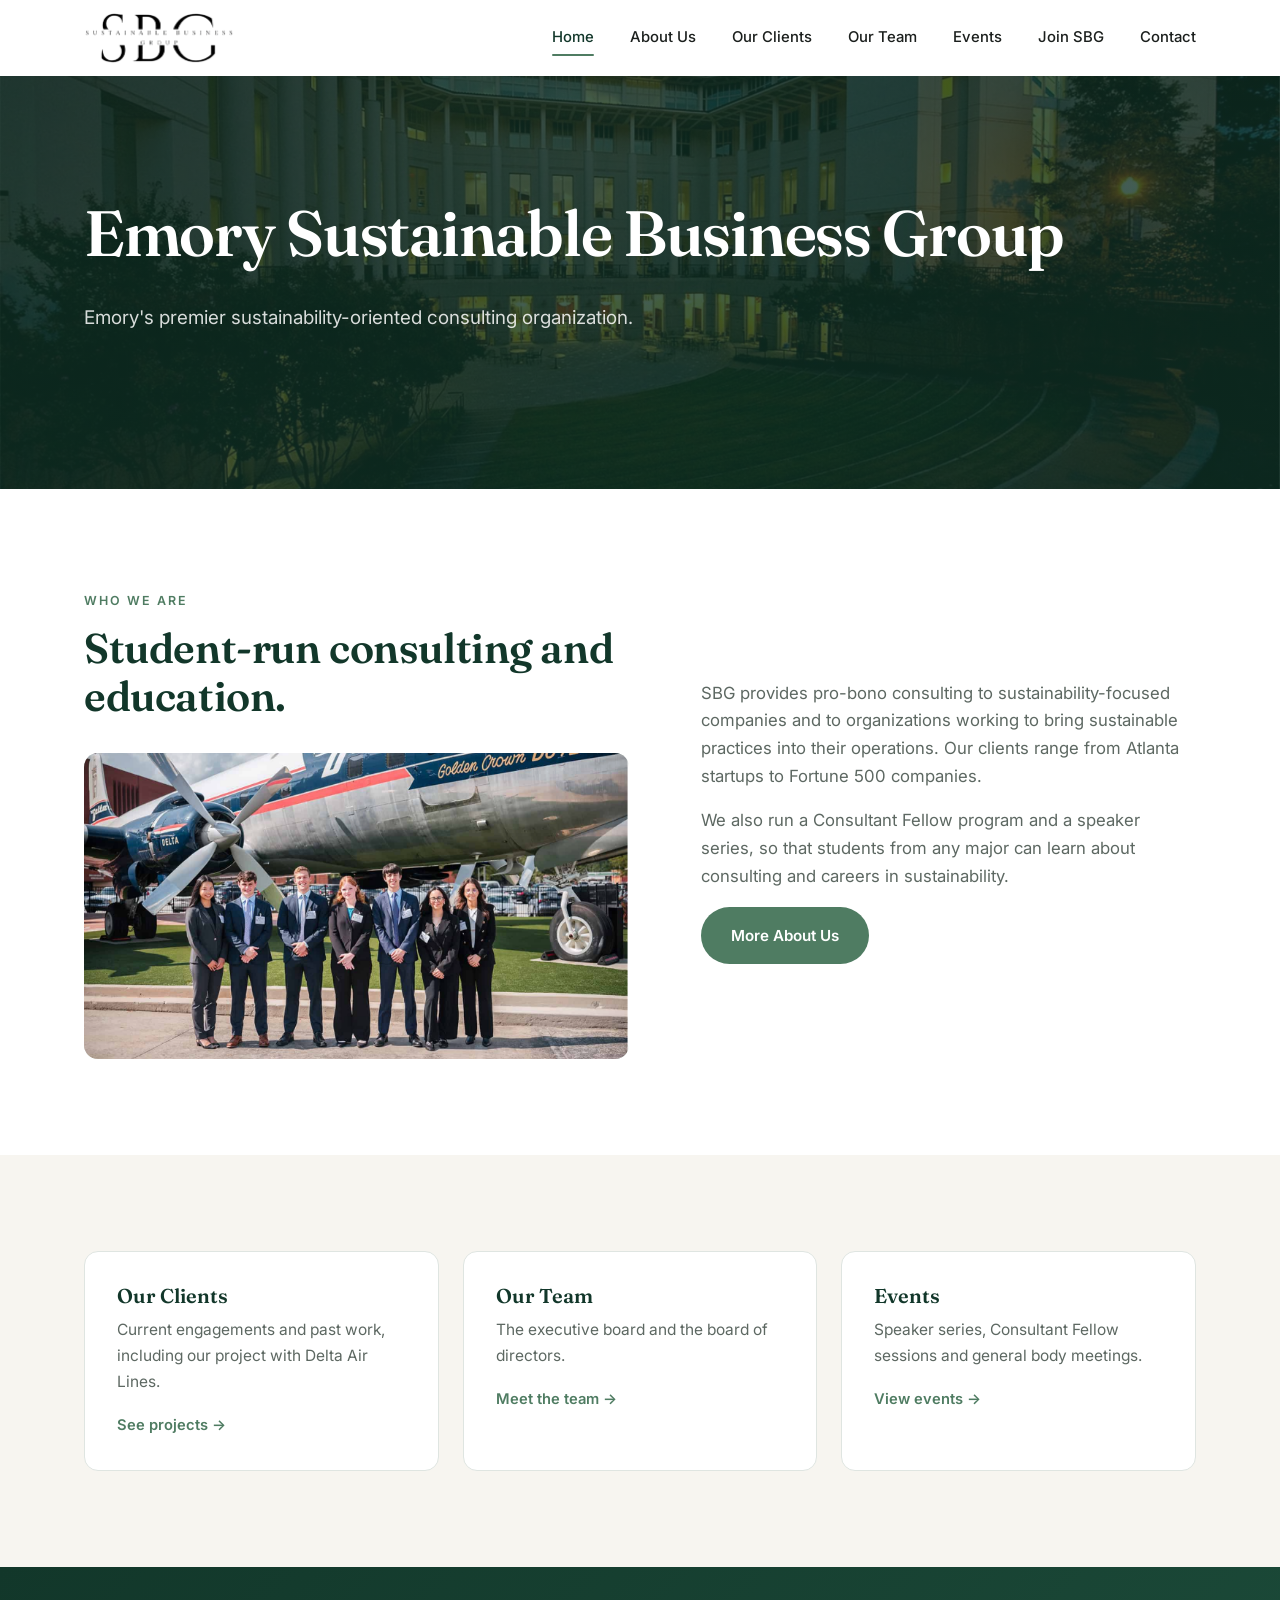
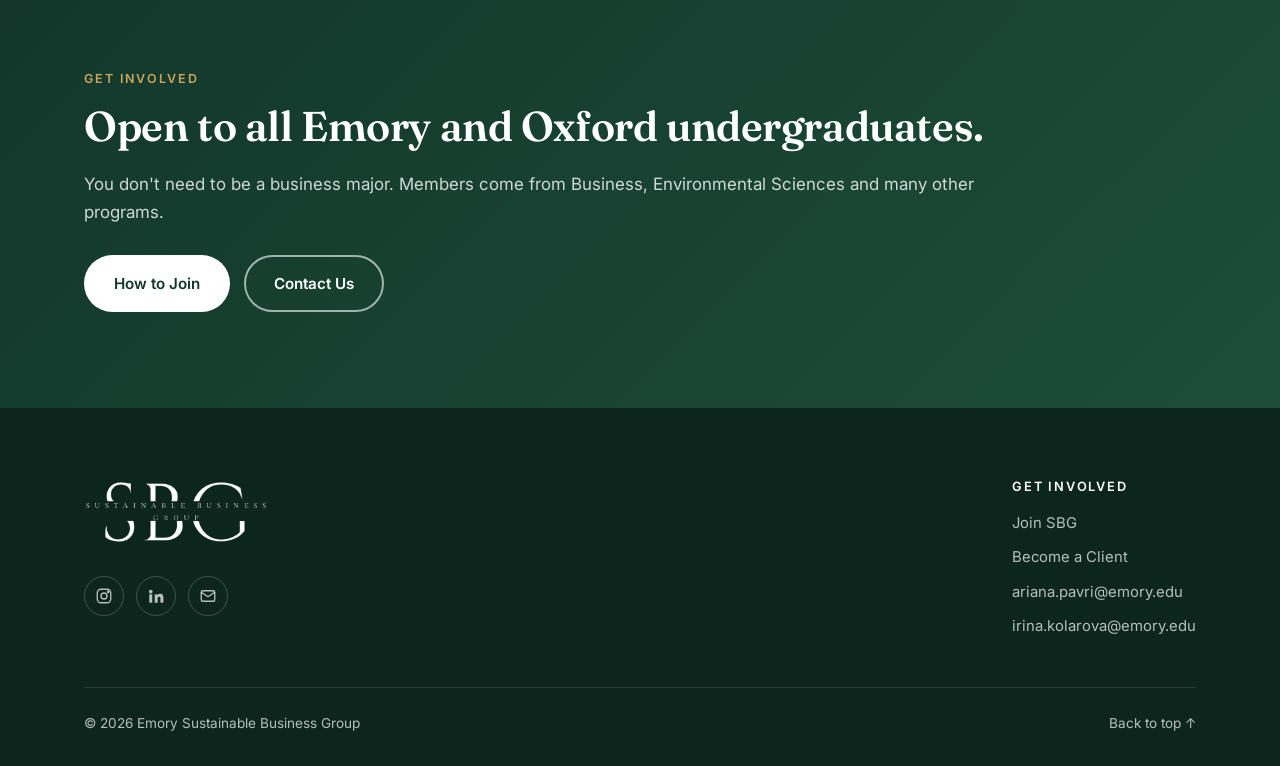
<file: index.html>
<!DOCTYPE html>
<!--
  ============================================================================
  HOME PAGE  (index.html)
  ============================================================================
  HOW THIS SITE IS PUT TOGETHER
    - Each page is its own .html file: index (Home), about, clients, team,
      events, join, contact.
    - All pages share one stylesheet (assets/css/styles.css) and one script
      (assets/js/site.js).
    - The menu and footer are written once, in assets/js/site.js. To add or
      remove a page from the menu, edit the PAGES list at the top of that file.

  EDITING A PAGE
    - Each block of content is wrapped in comments:
        ===== SECTION: NAME =====   ...   ===== END SECTION: NAME =====
      Delete everything between the two comments to remove that section.
    - Anything marked [PLACEHOLDER] needs real information filled in.

  ADDING A NEW PAGE
    1. Copy any page (events.html is the simplest) and rename it.
    2. Change the <title> and the data-page="..." value on <body>.
    3. Add a line for it to the PAGES list in assets/js/site.js.
  ============================================================================
-->
<html lang="en">
<head>
  <meta charset="UTF-8" />
  <meta name="viewport" content="width=device-width, initial-scale=1.0" />
  <title>Emory Sustainable Business Group</title>
  <meta name="description" content="Emory's sustainability-oriented consulting organization. Pro-bono consulting for sustainable businesses, plus education and events for Emory undergraduates." />
  <link rel="preconnect" href="https://fonts.googleapis.com" />
  <link rel="preconnect" href="https://fonts.gstatic.com" crossorigin />
  <link href="https://fonts.googleapis.com/css2?family=Fraunces:opsz,wght@9..144,400;9..144,600&family=Inter:wght@400;500;600&display=swap" rel="stylesheet" />
  <link rel="stylesheet" href="assets/css/styles.css" />
</head>

<!-- data-page tells the menu which link to underline. It must match an id in site.js. -->
<body data-page="home">
  <!-- The header and menu are added here automatically by assets/js/site.js -->

  <main>
    
    <!-- ===== SECTION: HERO ===== -->
    <section class="hero">
      <div class="container">
        <h1>Emory Sustainable Business Group</h1>
        <p class="lead">
          Emory's premier sustainability-oriented consulting organization.
        </p>
      </div>
      <!--Decorative leaf outline.-->
      <!-- <svg class="hero-leaf" viewBox="0 0 200 200" fill="none" stroke="#ffffff" stroke-width="1.5" aria-hidden="true">
        <path d="M30 170C30 90 80 30 170 30c0 90-60 140-140 140Z"/>
        <path d="M30 170C70 130 110 90 150 50"/>
        <path d="M70 130l-6-30M90 110l-4-34M110 90l-2-30M70 130l30 4M90 110l32 2M110 90l30 0"/>
      </svg> -->
    </section>
    <!-- ===== END SECTION: HERO ===== -->


    <!-- ===== SECTION: STATS =====
         Update these numbers each year. -->
   <!-- <section class="stats" aria-label="SBG in numbers">
      <div class="container">
        <div class="grid grid-3">
          <div>
            <div class="stat-number">30+</div>
            <div class="stat-label">General Body Members & CFI Fellows</div>
          </div>
          <div>
            <div class="stat-number">10</div>
            <div class="stat-label">Students on the executive board</div>
          </div>
          <div>
            <div class="stat-number">9</div>
            <div class="stat-label">Professionals on our board of directors</div>
          </div>
        </div>
      </div>
    </section>  -->
    <!-- ===== END SECTION: STATS ===== -->


    <!-- ===== SECTION: INTRO ===== -->
    <section class="section">
      <div class="container split split--center">
        <div class="reveal">
          <span class="eyebrow">Who We Are</span>
          <h2>Student-run consulting and education.</h2>
          <!-- PHOTO: save the image as images/photos/home-who-we-are.jpg. To remove it, delete from here
               to </figure>; the section goes back to its layout without a photo. -->
          <figure class="photo" data-label="Photo: Who We Are">
            <img src="images/photos/home-who-we-are.jpg" alt="SBG Delta Team" loading="lazy">
          </figure>
        </div>
        <div class="reveal">
          <p>
            SBG provides pro-bono consulting to sustainability-focused companies and to
            organizations working to bring sustainable practices into their operations.
            Our clients range from Atlanta startups to Fortune 500 companies.
          </p>
          <p>
            We also run a Consultant Fellow program and a speaker series, so that students
            from any major can learn about consulting and careers in sustainability.
          </p>
          <a href="about.html" class="btn btn--primary">More About Us</a>
        </div>
      </div>
    </section>
    <!-- ===== END SECTION: INTRO ===== -->


    <!-- ===== SECTION: PAGE LINKS =====
         Shortcut cards to other pages. Remove a card if you remove its page. -->
    <section class="section section--sand">
      <div class="container">
        <div class="grid grid-3">
          <a href="clients.html" class="card link-card reveal">
            <h3>Our Clients</h3>
            <p>Current engagements and past work, including our project with Delta Air Lines.</p>
            <span class="more">See projects &rarr;</span>
          </a>
          <a href="team.html" class="card link-card reveal">
            <h3>Our Team</h3>
            <p>The executive board and the board of directors.</p>
            <span class="more">Meet the team &rarr;</span>
          </a>
          <a href="events.html" class="card link-card reveal">
            <h3>Events</h3>
            <p>Speaker series, Consultant Fellow sessions and general body meetings.</p>
            <span class="more">View events &rarr;</span>
          </a>
        </div>
      </div>
    </section>
    <!-- ===== END SECTION: PAGE LINKS ===== -->


    <!-- ===== SECTION: JOIN BANNER ===== -->
    <section class="section cta">
      <div class="container stack">
        <div class="reveal">
          <span class="eyebrow">Get Involved</span>
          <h2>Open to all Emory and Oxford undergraduates.</h2>
        </div>
        <div class="reveal">
          <p>You don't need to be a business major. Members come from Business, Environmental Sciences and many other programs.</p>
          <div class="cta-actions">
            <a href="join.html" class="btn btn--light">How to Join</a>
            <a href="contact.html" class="btn btn--outline-light">Contact Us</a>
          </div>
        </div>
      </div>
    </section>
    <!-- ===== END SECTION: JOIN BANNER ===== -->

  </main>

  <!-- The footer is added here automatically by assets/js/site.js -->
  <script src="assets/js/site.js"></script>
</body>
</html>
</file>
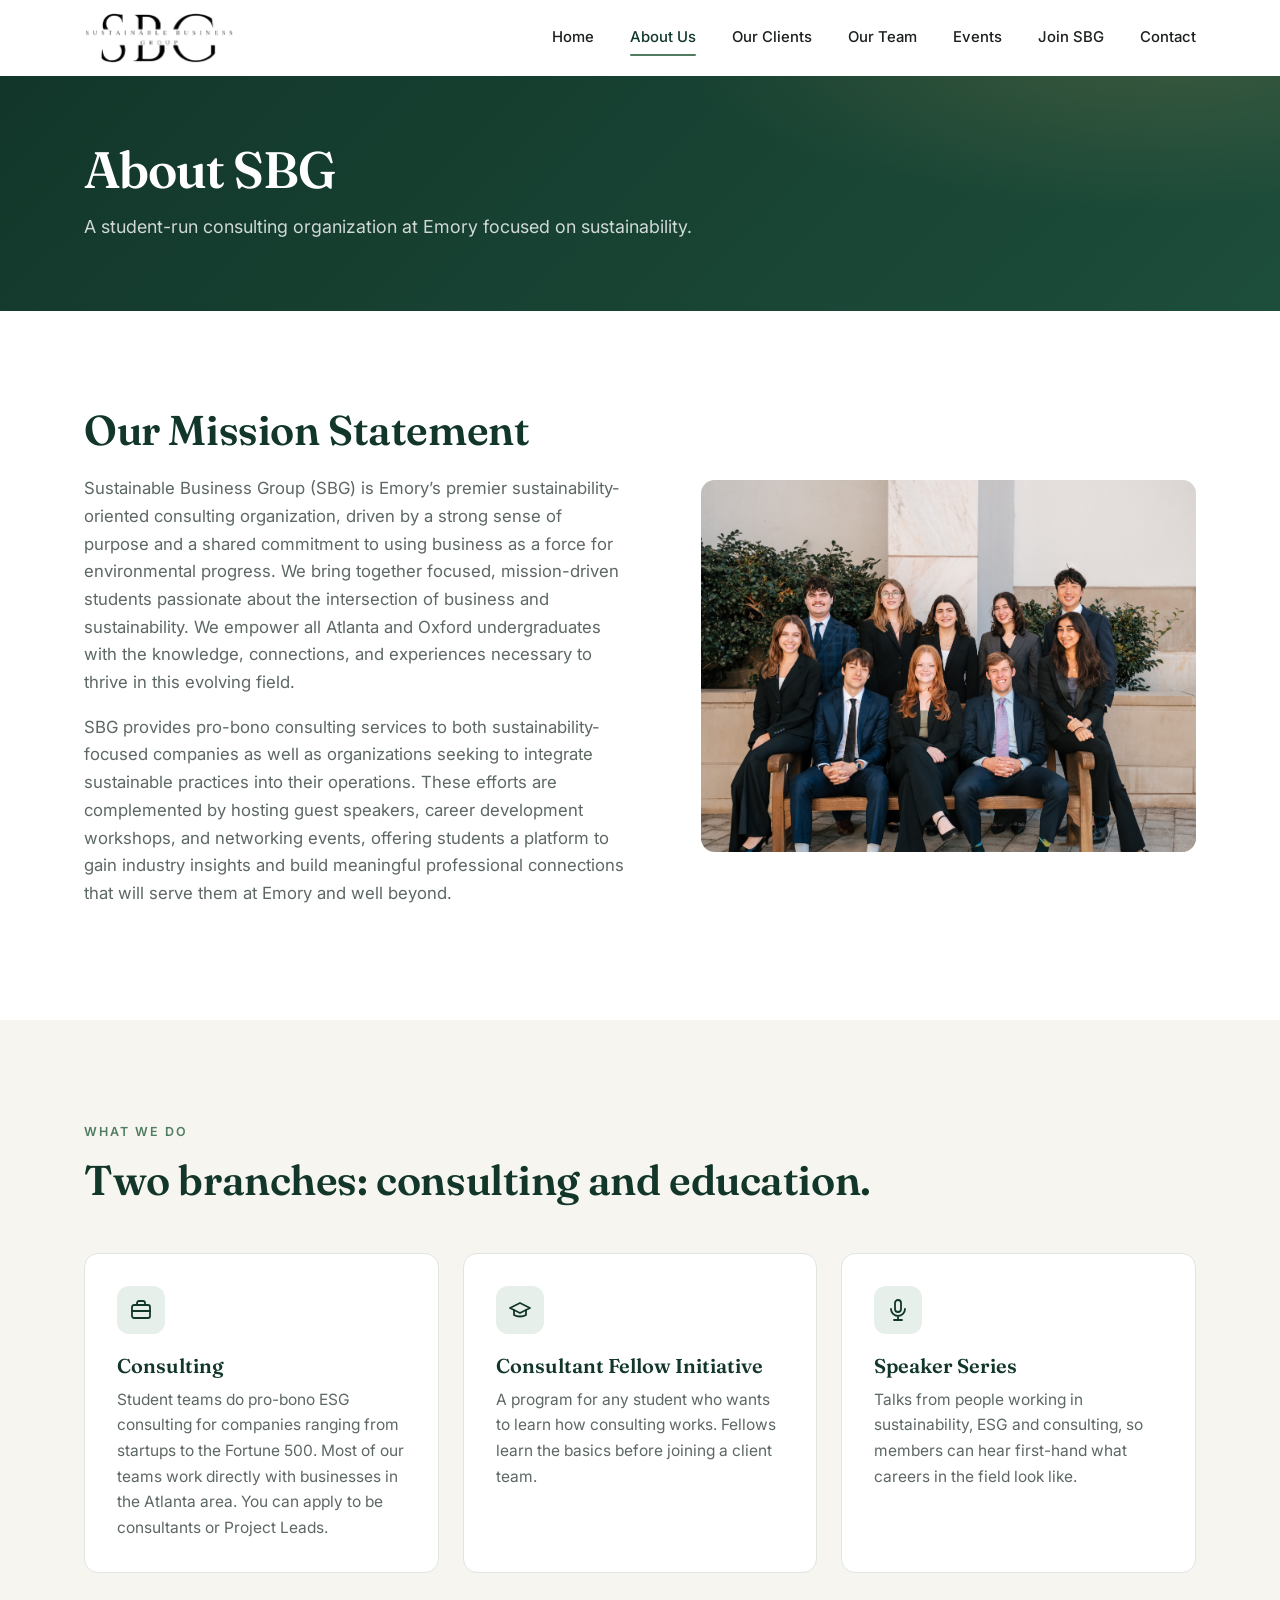
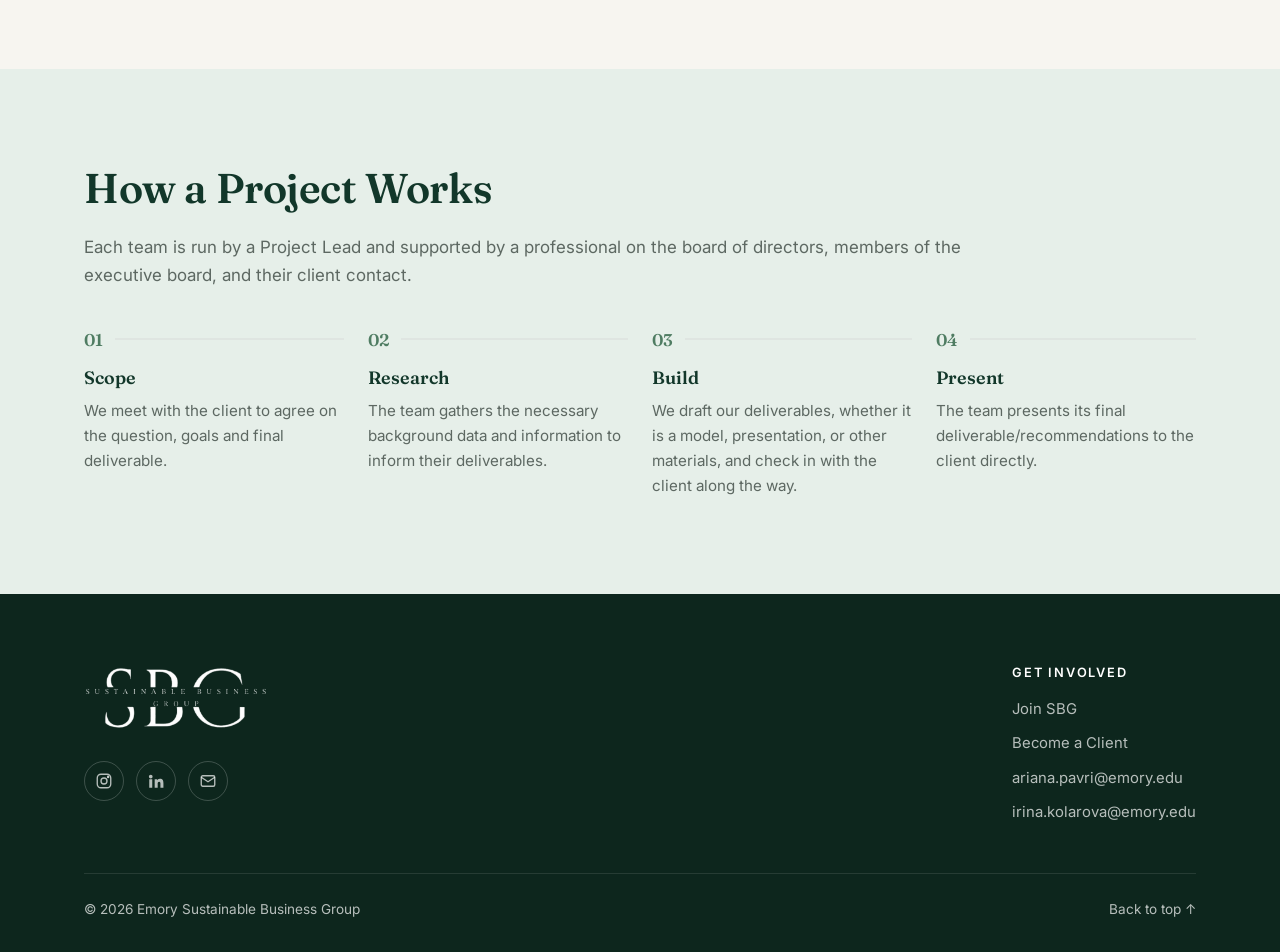
<file: about.html>
<!DOCTYPE html>
<!--
  ============================================================================
  ABOUT US PAGE  (about.html)
  Sections: Page header, Mission, What We Do, How a Project Works, Our History
  See the comment at the top of index.html for how the site is organized.
  ============================================================================
-->
<html lang="en">
<head>
  <meta charset="UTF-8" />
  <meta name="viewport" content="width=device-width, initial-scale=1.0" />
  <title>About Us | Emory Sustainable Business Group</title>
  <meta name="description" content="About the Emory Sustainable Business Group: our mission, our consulting and education branches, and how a project works." />
  <link rel="preconnect" href="https://fonts.googleapis.com" />
  <link rel="preconnect" href="https://fonts.gstatic.com" crossorigin />
  <link href="https://fonts.googleapis.com/css2?family=Fraunces:opsz,wght@9..144,400;9..144,600&family=Inter:wght@400;500;600&display=swap" rel="stylesheet" />
  <link rel="stylesheet" href="assets/css/styles.css" />
</head>

<body data-page="about">
  <main>

    <!-- ===== SECTION: PAGE HEADER ===== -->
    <section class="page-header">
      <div class="container">
        <h1>About SBG</h1>
        <p>A student-run consulting organization at Emory focused on sustainability.</p>
      </div>
    </section>
    <!-- ===== END SECTION: PAGE HEADER ===== -->


    <!-- ===== SECTION: MISSION ===== -->
    <section class="section">
      <div class="container stack">
        <div class="reveal">
          <h2>Our Mission Statement</h2>
        </div>
        <div class="reveal">
          <p>
            Sustainable Business Group (SBG) is Emory’s premier sustainability-oriented consulting organization, 
            driven by a strong sense of purpose and a shared commitment to using business as a force for environmental 
            progress. We bring together focused, mission-driven students passionate about the intersection of business 
            and sustainability. We empower all Atlanta and Oxford undergraduates with the knowledge, connections, and 
            experiences necessary to thrive in this evolving field.
          </p>
          <p>
            SBG provides pro-bono consulting services to both sustainability-focused companies as well as organizations 
            seeking to integrate sustainable practices into their operations. These efforts are complemented by hosting 
            guest speakers, career development workshops, and networking events, offering students a platform to gain 
            industry insights and build meaningful professional connections that will serve them at Emory and well beyond.
          </p>
        </div>
        <!-- PHOTO: save the image as images/photos/about-mission.jpg. To remove it, delete from here
             to </figure>; the section goes back to its layout without a photo. -->
        <figure class="photo reveal" data-label="Photo: the SBG community">
          <img src="images/photos/about-mission.jpg" alt="SBG Executive Team" loading="lazy">
        </figure>
      </div>
    </section>
    <!-- ===== END SECTION: MISSION ===== -->


    <!-- ===== SECTION: WHAT WE DO =====
         SBG has two branches: consulting and education. -->
    <section class="section section--sand">
      <div class="container">
        <div class="section-intro reveal">
          <span class="eyebrow">What We Do</span>
          <h2>Two branches: consulting and education.</h2>
        </div>

        <div class="grid grid-3">
          <!-- Card: Consulting -->
          <div class="card reveal">
            <div class="icon">
              <svg viewBox="0 0 24 24" fill="none" stroke="currentColor" stroke-width="1.8" stroke-linecap="round" stroke-linejoin="round"><rect x="3" y="7" width="18" height="13" rx="2"/><path d="M8 7V5a2 2 0 0 1 2-2h4a2 2 0 0 1 2 2v2M3 13h18"/></svg>
            </div>
            <h3>Consulting</h3>
            <p>
              Student teams do pro-bono ESG consulting for companies ranging from startups to the Fortune 500. Most of our teams work directly with businesses in the Atlanta area. You can apply to be consultants or Project Leads.
            </p>
          </div>

          <!-- Card: Consultant Fellow Initiative -->
          <div class="card reveal">
            <div class="icon">
              <svg viewBox="0 0 24 24" fill="none" stroke="currentColor" stroke-width="1.8" stroke-linecap="round" stroke-linejoin="round"><path d="M22 10 12 5 2 10l10 5 10-5Z"/><path d="M6 12v5c3 2 9 2 12 0v-5"/></svg>
            </div>
            <h3>Consultant Fellow Initiative</h3>
            <p>
              A program for any student who wants to learn how consulting works. Fellows learn the basics before joining a client team.
            </p>
          </div>

          <!-- Card: Speaker Series -->
          <div class="card reveal">
            <div class="icon">
              <svg viewBox="0 0 24 24" fill="none" stroke="currentColor" stroke-width="1.8" stroke-linecap="round" stroke-linejoin="round"><rect x="9" y="2" width="6" height="12" rx="3"/><path d="M5 11a7 7 0 0 0 14 0M12 18v4M8 22h8"/></svg>
            </div>
            <h3>Speaker Series</h3>
            <p>
              Talks from people working in sustainability, ESG and consulting, so members can hear first-hand what careers in the field look like.
            </p>
          </div>
        </div>
      </div>
    </section>
    <!-- ===== END SECTION: WHAT WE DO ===== -->


    <!-- ===== SECTION: HOW A PROJECT WORKS =====
         [PLACEHOLDER] Edit these steps to match how SBG actually runs its projects. -->
    <section class="section section--mint">
      <div class="container">
        <div class="section-intro reveal">
          <h2>How a Project Works</h2>
          <p>Each team is run by a Project Lead and supported by a professional on the board of directors, members of the executive board, and their client contact.</p>
        </div>

        <div class="grid grid-4 steps">
          <div class="step reveal">
            <h3>Scope</h3>
            <p>We meet with the client to agree on the question, goals and final deliverable.</p>
          </div>
          <div class="step reveal">
            <h3>Research</h3>
            <p>The team gathers the necessary background data and information to inform their deliverables.</p>
          </div>
          <div class="step reveal">
            <h3>Build</h3>
            <p>We draft our deliverables, whether it is a model, presentation, or other materials, and check in with the client along the way.</p>
          </div>
          <div class="step reveal">
            <h3>Present</h3>
            <p>The team presents its final deliverable/recommendations to the client directly.</p>
          </div>
        </div>
      </div>
    </section>
    <!-- ===== END SECTION: HOW A PROJECT WORKS ===== -->


    <!-- ===== SECTION: OUR HISTORY (timeline) =====
         One <li class="timeline-item"> per milestone, oldest first.

         ADDING A MILESTONE
           Copy one <li class="timeline-item"> ... </li> block, then edit the
           date, the title (<h3>) and the text. Use <ul class="bullets"> for a
           list of points, or a plain <p> for a sentence or two.
           Add "timeline-item--highlight" to the class to fill in the dot for
           a major milestone.

         Anything in [square brackets] is a placeholder to fill in.
         To remove the timeline, delete this whole section. -->
    <!-- <section class="section" id="history">
      <div class="container">
        <div class="section-intro reveal">
          <h2>Organization History</h2>
        </div>

        <ol class="timeline">

          <li class="timeline-item timeline-item--highlight reveal">
            <div class="timeline-date">[Year]</div>
            <div class="timeline-body">
              <h3>SBG is founded</h3>
              <p>Lindsey Reina and Jared Feuer start the Sustainable Business Group as Emory students. </p>
            </div>
          </li>

          <li class="timeline-item reveal">
            <div class="timeline-date">[Year]</div>
            <div class="timeline-body">
              <h3>SBG joins Goizueta</h3>
              <p>Abigail Baisley and Brian Chasanoff bring SBG to Goizueta Business School and take on research projects. Membership grows from 10 to 40.</p>
            </div>
          </li>

          <li class="timeline-item reveal">
            <div class="timeline-date">Fall 2024</div>
            <div class="timeline-body">
              <h3>A focus on client work</h3>
              <p>Matthew [Last name] leads SBG as president. Niels Cohen and Brayden Kranz join the executive board as Vice Presidents of Business Development and start building a client base.</p>
            </div>
          </li>

          <li class="timeline-item reveal">
            <div class="timeline-date">December 2024</div>
            <div class="timeline-body">
              <h3>First major clients</h3>
              <p>SBG signs Delta Air Lines, XCharge and Goodr for the spring semester.</p>
            </div>
          </li>

          <li class="timeline-item timeline-item--highlight reveal">
            <div class="timeline-date">Spring 2025</div>
            <div class="timeline-body">
              <h3>Results for clients</h3>
              <ul class="bullets">
                <li>The Delta team presents in person at Delta's Atlanta headquarters to the Chief Sustainability Officer.</li>
                <li>XCharge hires five SBG members as summer interns.</li>
                [PLACEHOLDER] To link the article, wrap "an article" in <a href="ARTICLE URL" target="_blank" rel="noopener">...</a>
                <li>The Voice of Goizueta publishes an article on SBG.</li>
                <li>Niels Cohen and Brayden Kranz are elected co-presidents.</li>
              </ul>
            </div>
          </li>

          <li class="timeline-item timeline-item--highlight reveal">
            <div class="timeline-date">Summer 2025</div>
            <div class="timeline-body">
              <h3>Board of Directors founded</h3>
              <p>SBG forms its Board of Directors of working professionals to advise the executive board and project teams. The team also signs its fall clients: CAVA, Buzze and the Atlanta Mayor's Office, with Goodr and XCharge returning.</p>
            </div>
          </li>

          <li class="timeline-item timeline-item--highlight reveal">
            <div class="timeline-date">Fall 2025</div>
            <div class="timeline-body">
              <h3>New programs and a second chapter</h3>
              <ul class="bullets">
                <li>The Consultant Fellow Initiative is redesigned.</li>
                <li>SBG expands beyond Emory with a chapter at the University of Virginia.</li>
              </ul>
            </div>
          </li>

        </ol>
      </div>
    </section> -->
    <!-- ===== END SECTION: OUR HISTORY ===== -->

  </main>

  <script src="assets/js/site.js"></script>
</body>
</html>
</file>
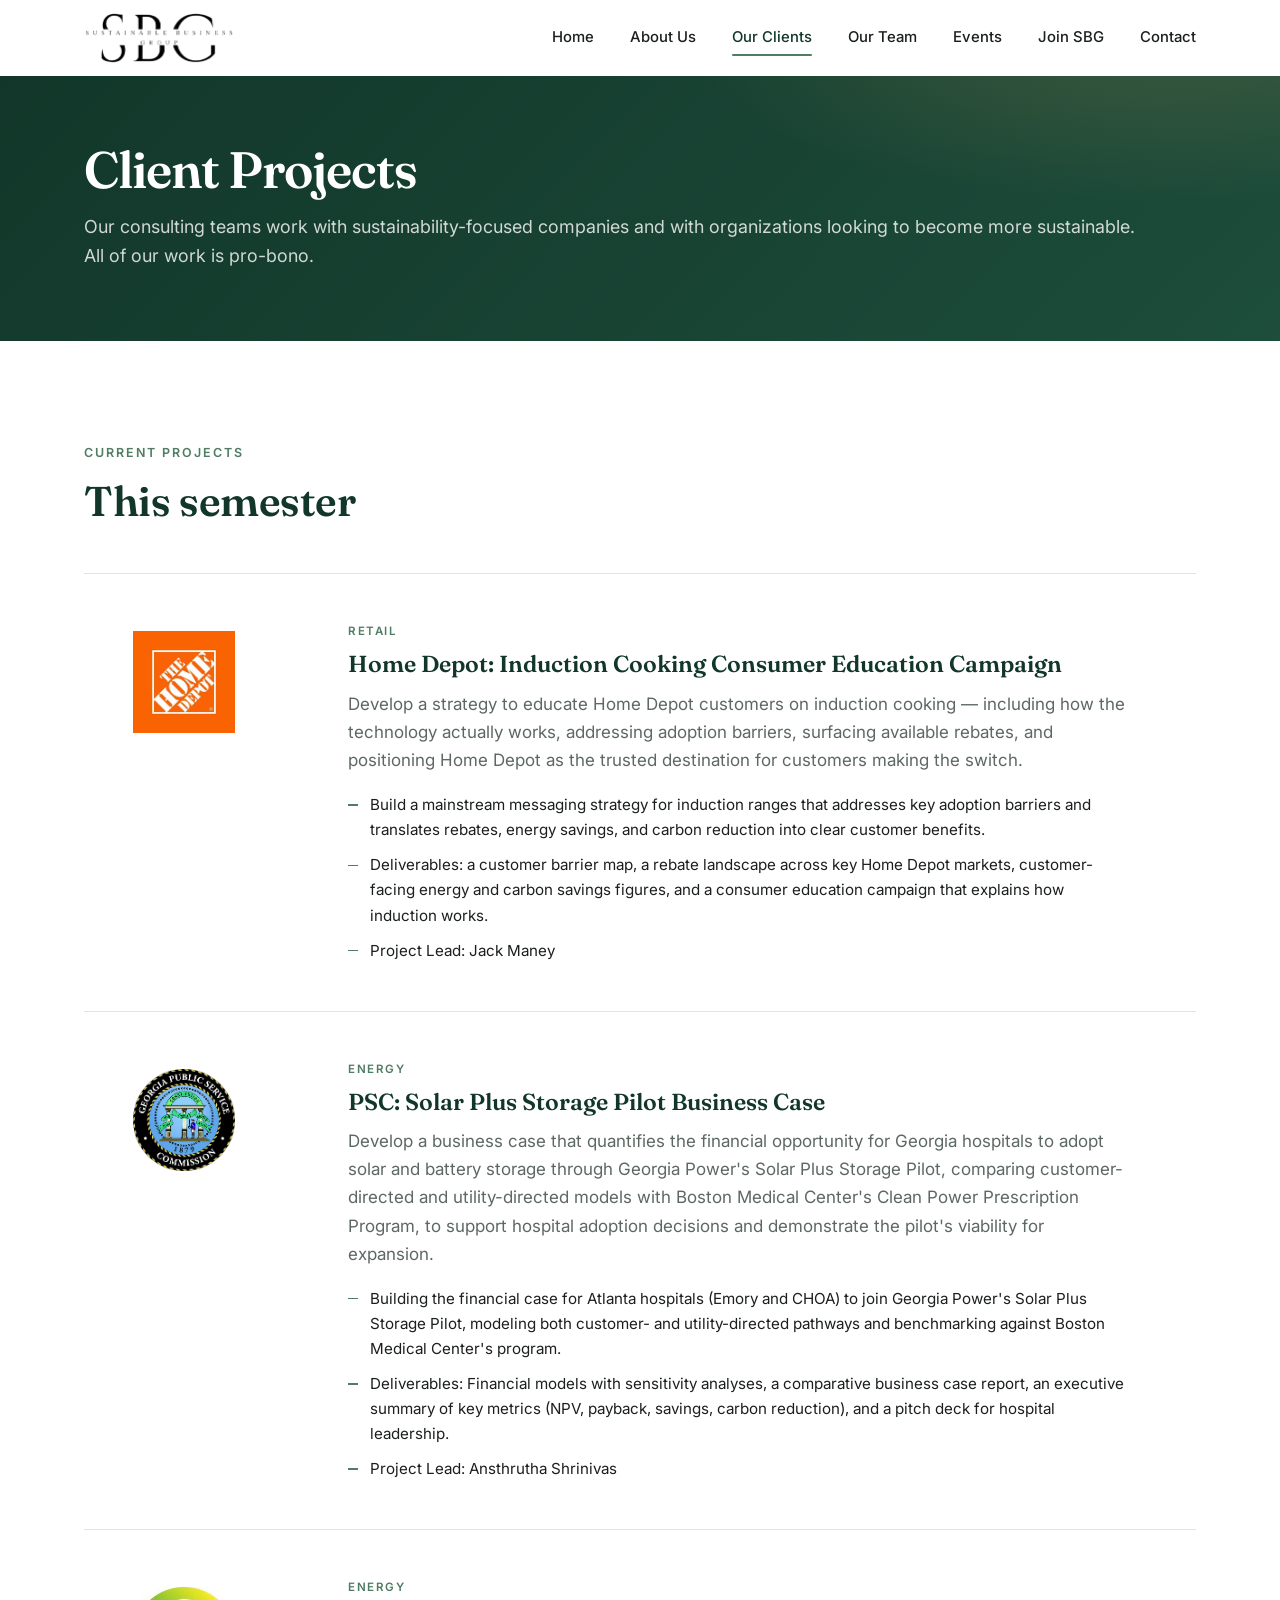
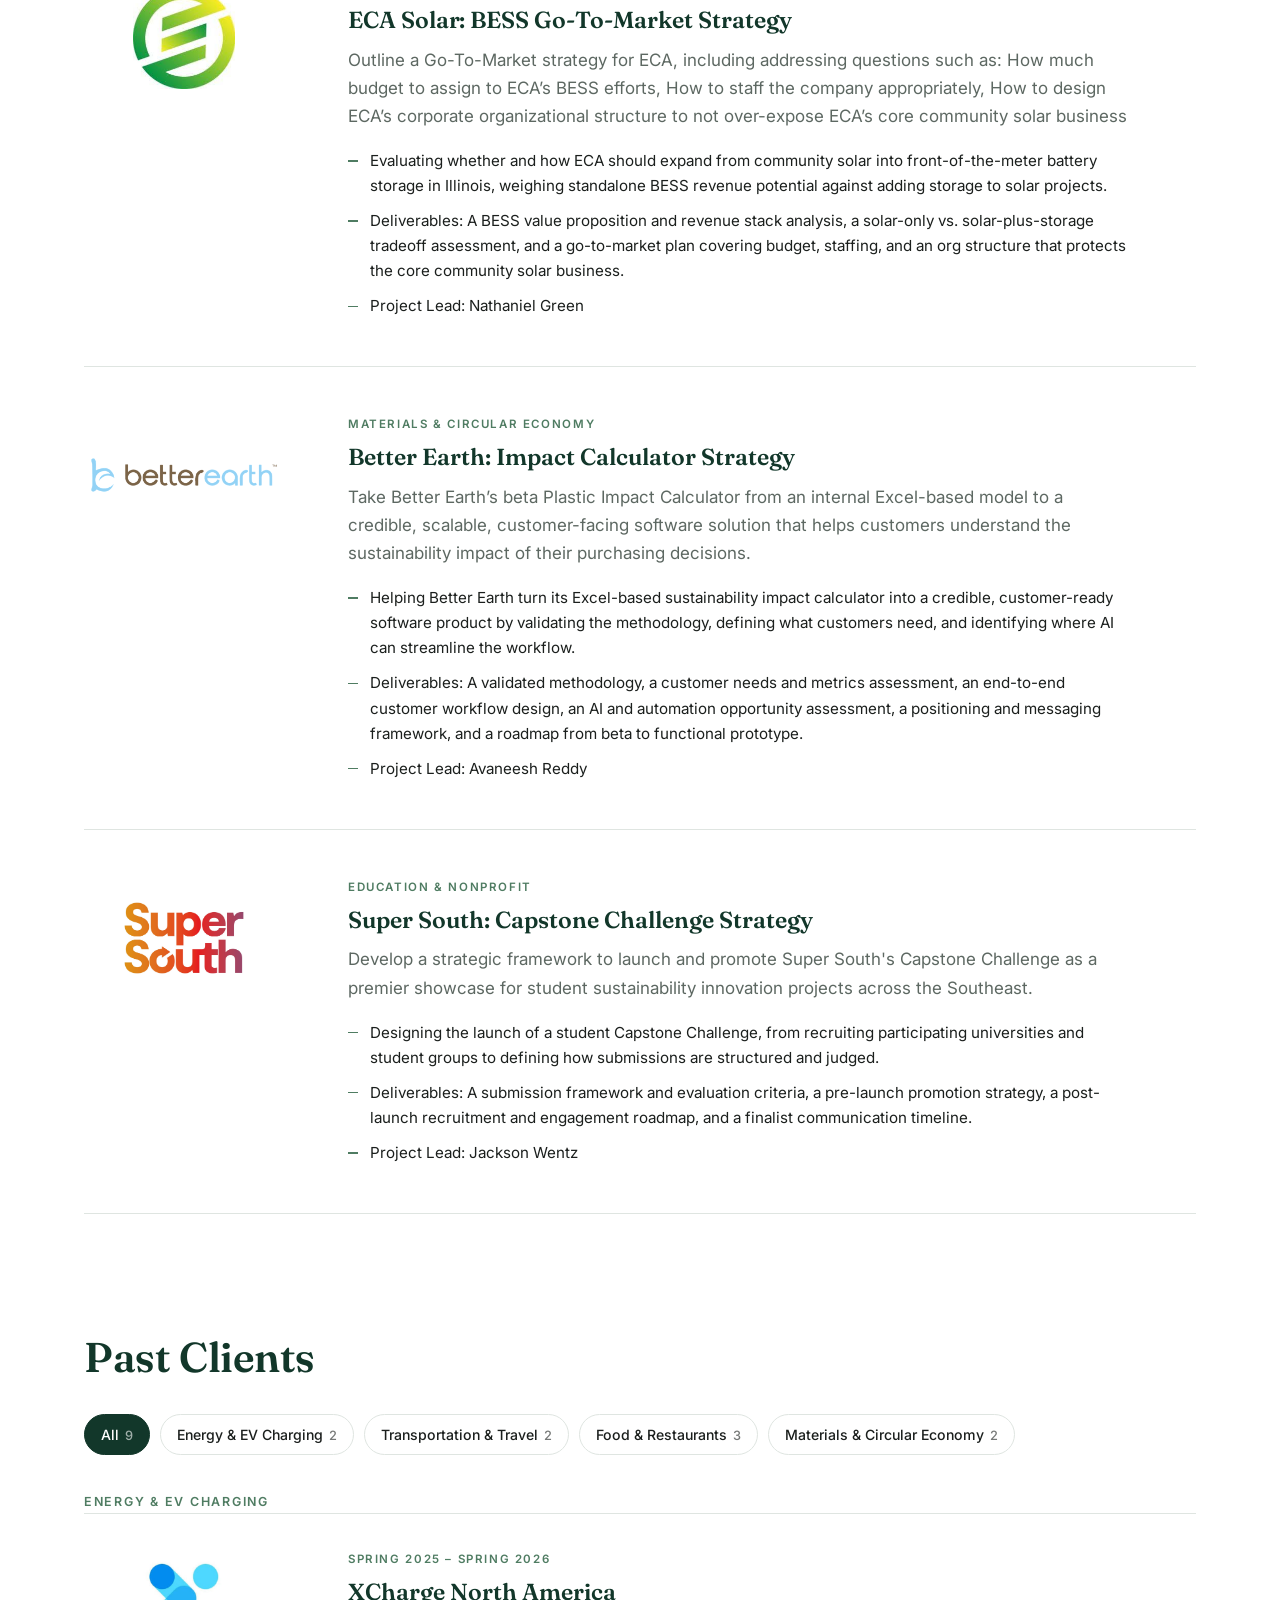
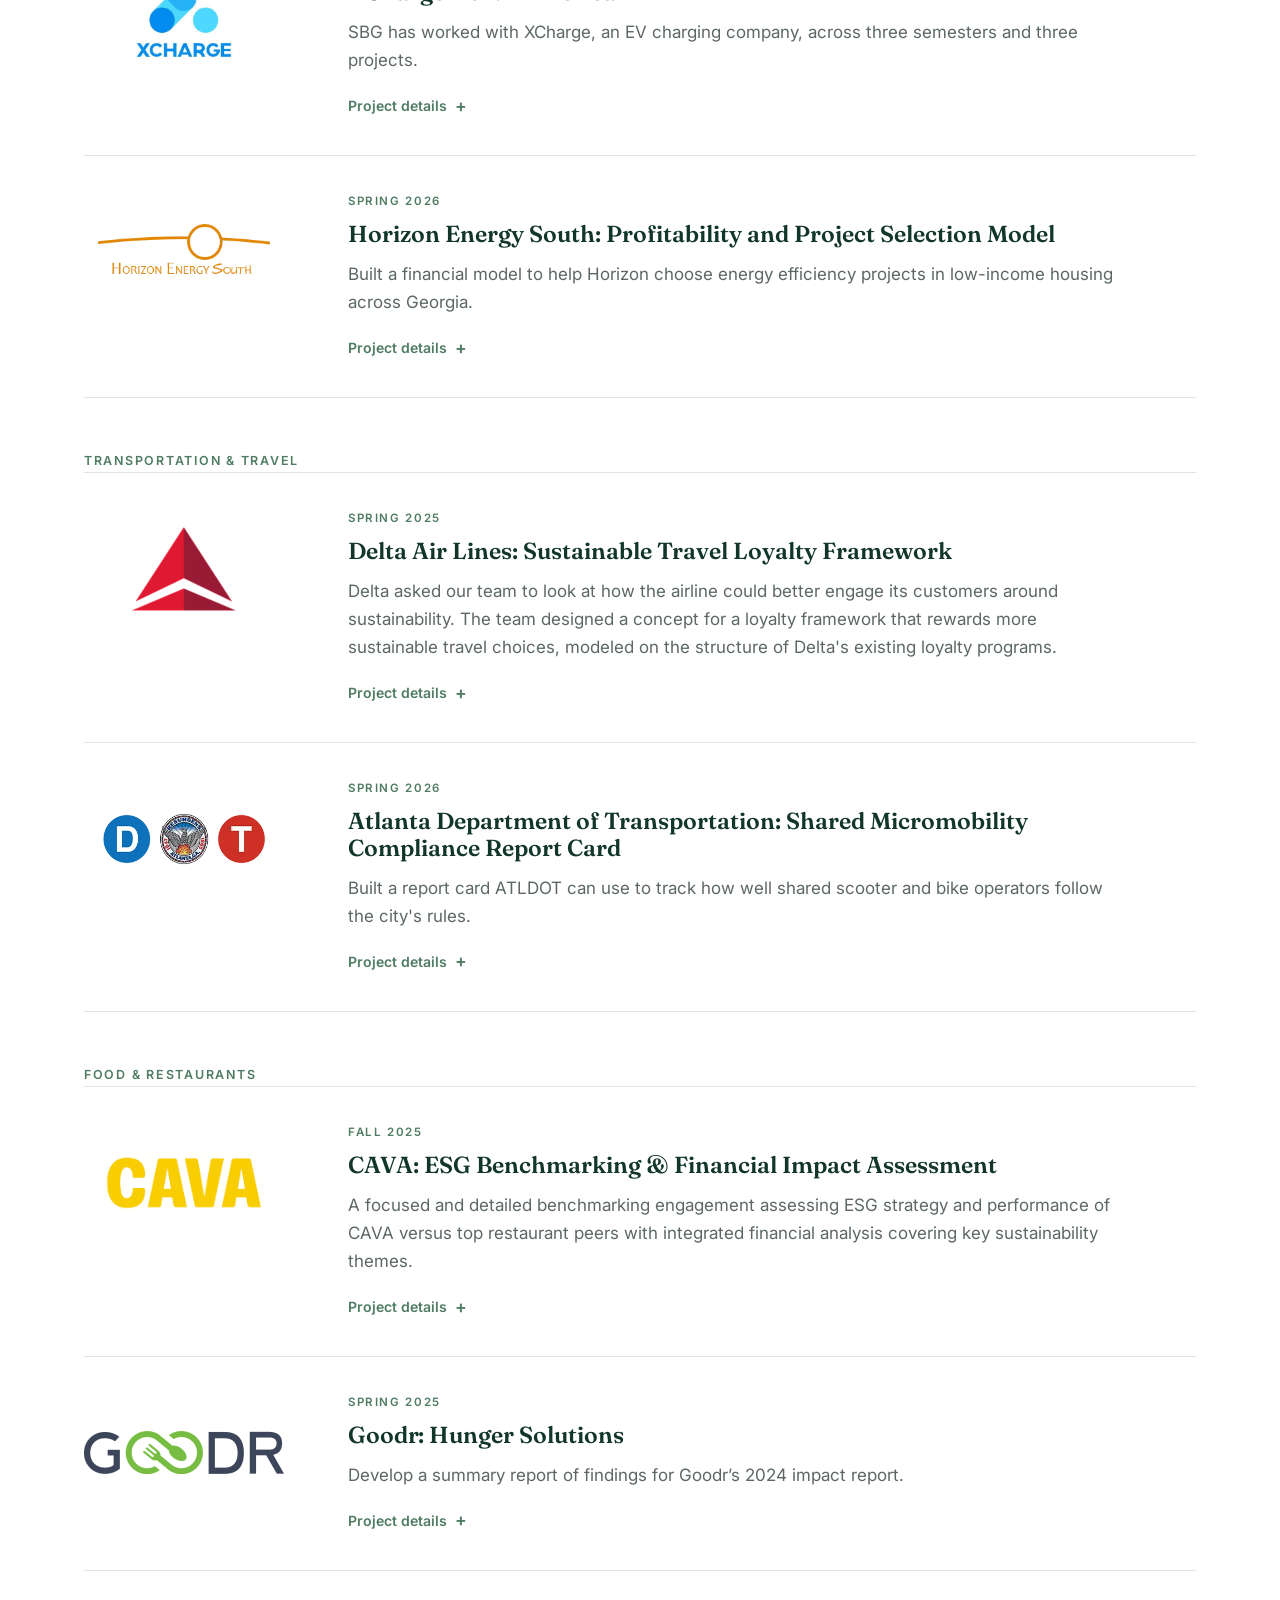
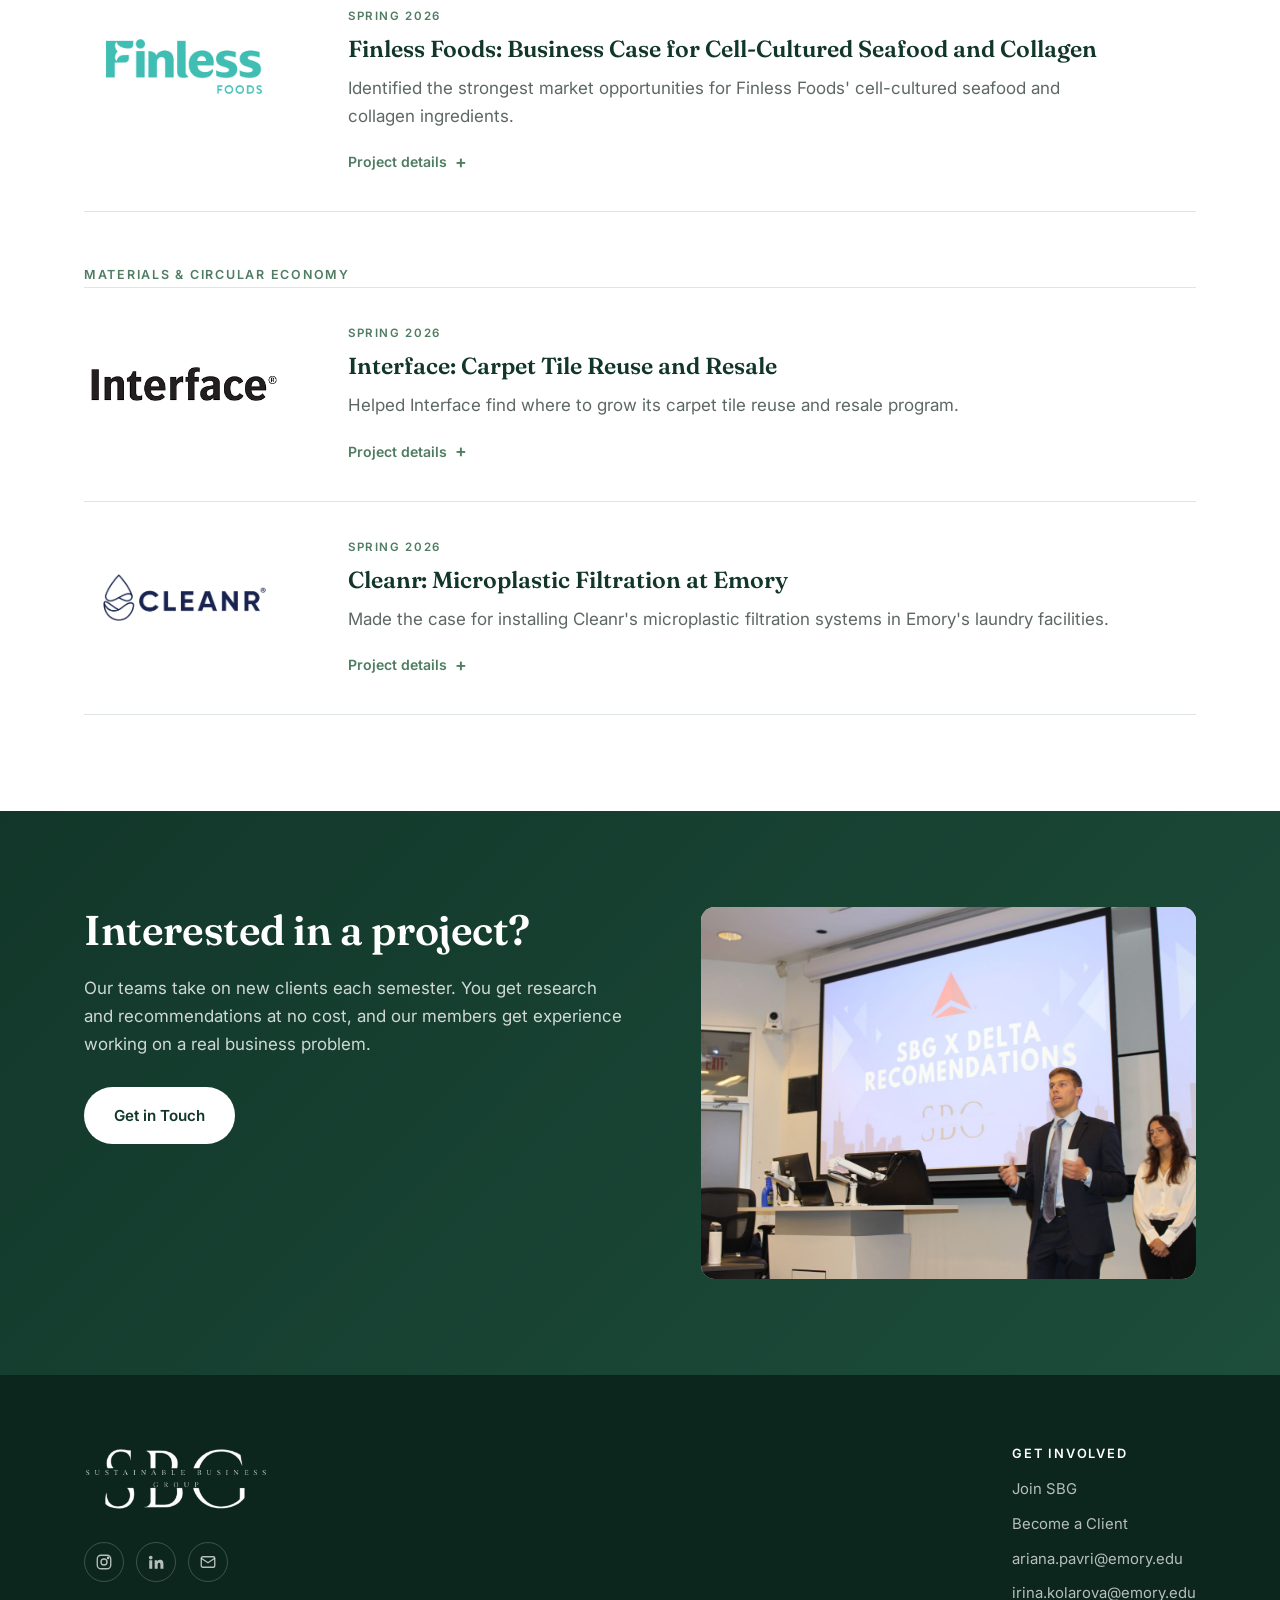
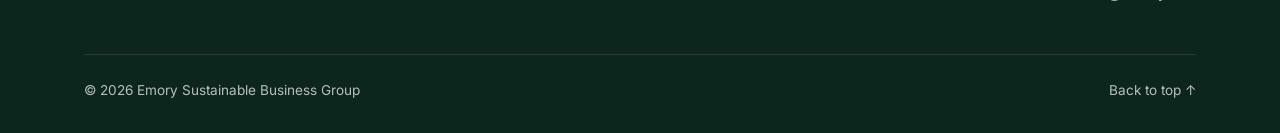
<file: clients.html>
<!DOCTYPE html>
<!--
  ============================================================================
  OUR CLIENTS PAGE  (clients.html)
  Sections: Page header, Current Projects, Past Projects (grouped by industry), Work With Us

  HOW TO ADD A PROJECT
    Copy one whole <article class="project"> ... </article> block and paste it
    below the others inside the section's <div class="project-list">. A line
    is drawn between projects automatically. Then edit the text.

  AT THE END OF A SEMESTER
    Move each of this semester's <article> blocks from CURRENT PROJECTS into
    the matching industry group in PAST PROJECTS. Then:
      - change its small label (<span class="tag">) from the industry to the
        semester, e.g. Fall 2026
      - wrap its bullet list in <details class="project-details"> with a
        <summary>Project details</summary> line, like the other past projects.
    If a client has worked with SBG before (like XCharge), add the new work to
    their existing block instead.

  LINKEDIN LINKS
    Each logo links to the company's LinkedIn page. To change a link, edit the
    href="..." on the <a class="logo-link"> around the logo.

  CLIENT LOGOS
    Each project has a logo box on the left. Save the company's logo in
    images/clients/ using the file name written in the <img> tag (for example
    images/clients/delta-air-lines.png) and it appears automatically, scaled to
    fit beside the project. Logos with a white background look best. Until a
    logo is added, a placeholder with the company's name shows. For a new
    project, change both the file name and data-label.
  ============================================================================
-->
<html lang="en">
<head>
  <meta charset="UTF-8" />
  <meta name="viewport" content="width=device-width, initial-scale=1.0" />
  <title>Our Clients | Emory Sustainable Business Group</title>
  <meta name="description" content="Current and past consulting projects from the Emory Sustainable Business Group." />
  <link rel="preconnect" href="https://fonts.googleapis.com" />
  <link rel="preconnect" href="https://fonts.gstatic.com" crossorigin />
  <link href="https://fonts.googleapis.com/css2?family=Fraunces:opsz,wght@9..144,400;9..144,600&family=Inter:wght@400;500;600&display=swap" rel="stylesheet" />
  <link rel="stylesheet" href="assets/css/styles.css" />
</head>

<body data-page="clients">
  <main>

    <!-- ===== SECTION: PAGE HEADER ===== -->
    <section class="page-header">
      <div class="container">
        <h1>Client Projects</h1>
        <p>
          Our consulting teams work with sustainability-focused companies and with organizations
          looking to become more sustainable. All of our work is pro-bono.
        </p>
      </div>
    </section>
    <!-- ===== END SECTION: PAGE HEADER ===== -->


    <!-- ===== SECTION: CURRENT PROJECTS =====
         [PLACEHOLDER] These two cards are templates. Fill them in with this
         semester's projects, or delete the ones you don't need. -->
    <section class="section" id="current">
      <div class="container">
        <div class="section-intro reveal">
          <span class="eyebrow">Current Projects</span>
          <h2>This semester</h2>
        </div>

        <div class="project-list">
          <!-- ----- Current project template 1 ----- -->
          <article class="project reveal">
            <div class="project-visual">
              <!-- LOGO: save as images/clients/home-depot.png -->
              <div class="project-logo" data-label="Logo: Home Depot">
                <a class="logo-link" href="https://www.linkedin.com/company/the-home-depot/" target="_blank" rel="noopener" aria-label="Home Depot on LinkedIn">
                  <img src="images/clients/home-depot.png" alt="Home Depot logo">
                </a>
              </div>
            </div>
            <div class="project-body">
              <div class="project-meta"><span class="tag">Retail</span></div>
              <h3>Home Depot: Induction Cooking Consumer Education Campaign</h3>
              <p>Develop a strategy to educate Home Depot customers on induction cooking — including how the technology actually works, addressing adoption barriers, surfacing available rebates, and positioning Home Depot as the trusted destination for customers making the switch.</p>
              <ul class="bullets">
                <li>Build a mainstream messaging strategy for induction ranges that addresses key adoption barriers and translates rebates, energy savings, and carbon reduction into clear customer benefits.</li>
                <li>Deliverables: a customer barrier map, a rebate landscape across key Home Depot markets, customer-facing energy and carbon savings figures, and a consumer education campaign that explains how induction works.</li>
                <li>Project Lead: Jack Maney</li>
              </ul>
            </div>
          </article>
          <!-- ----- End current project template 1 ----- -->

          <!-- ----- Current project template 2 ----- -->
          <article class="project reveal">
            <div class="project-visual">
              <!-- LOGO: save as images/clients/psc.png -->
              <div class="project-logo" data-label="Logo: PSC">
                <a class="logo-link" href="https://www.linkedin.com/company/georgia-public-service-comm/" target="_blank" rel="noopener" aria-label="PSC on LinkedIn">
                  <img src="images/clients/psc.png" alt="PSC logo">
                </a>
              </div>
            </div>
            <div class="project-body">
              <div class="project-meta"><span class="tag">Energy</span></div>
              <h3>PSC: Solar Plus Storage Pilot Business Case</h3>
              <p>Develop a business case that quantifies the financial opportunity for Georgia hospitals to adopt solar and battery storage through Georgia Power's Solar Plus Storage Pilot, comparing customer-directed and utility-directed models with Boston Medical Center's Clean Power Prescription Program, to support hospital adoption decisions and demonstrate the pilot's viability for expansion. </p>
              <ul class="bullets">
                <li>Building the financial case for Atlanta hospitals (Emory and CHOA) to join Georgia Power's Solar Plus Storage Pilot, modeling both customer- and utility-directed pathways and benchmarking against Boston Medical Center's program.</li>
                <li>Deliverables: Financial models with sensitivity analyses, a comparative business case report, an executive summary of key metrics (NPV, payback, savings, carbon reduction), and a pitch deck for hospital leadership.</li>
                <li>Project Lead: Ansthrutha Shrinivas</li>
              </ul>
            </div>
          </article>
          <!-- ----- End current project template 2 ----- -->

    <!-- ----- Current project template 3 ----- -->
          <article class="project reveal">
            <div class="project-visual">
              <!-- LOGO: save as images/clients/eca-solar.png -->
              <div class="project-logo" data-label="Logo: ECA Solar">
                <a class="logo-link" href="https://www.linkedin.com/company/eca-solar/" target="_blank" rel="noopener" aria-label="ECA Solar on LinkedIn">
                  <img src="images/clients/eca-solar.png" alt="ECA Solar logo">
                </a>
              </div>
            </div>
            <div class="project-body">
              <div class="project-meta"><span class="tag">Energy</span></div>
              <h3>ECA Solar: BESS Go-To-Market Strategy</h3>
              <p>Outline a Go-To-Market strategy for ECA, including addressing questions such as: How much budget to assign to ECA’s BESS efforts, How to staff the company appropriately, How to design ECA’s corporate organizational structure to not over-expose ECA’s core community solar business</p>
              <ul class="bullets">
                <li>Evaluating whether and how ECA should expand from community solar into front-of-the-meter battery storage in Illinois, weighing standalone BESS revenue potential against adding storage to solar projects.</li>
                <li>Deliverables: A BESS value proposition and revenue stack analysis, a solar-only vs. solar-plus-storage tradeoff assessment, and a go-to-market plan covering budget, staffing, and an org structure that protects the core community solar business.</li>
                <li>Project Lead: Nathaniel Green</li>
              </ul>
            </div>
          </article>
          <!-- ----- End current project template 3 ----- -->

   <!-- ----- Current project template 4 ----- -->
          <article class="project reveal">
            <div class="project-visual">
              <!-- LOGO: save as images/clients/better-earth.png -->
              <div class="project-logo" data-label="Logo: Better Earth">
                <a class="logo-link" href="https://www.linkedin.com/company/becompostable/" target="_blank" rel="noopener" aria-label="Better Earth on LinkedIn">
                  <img src="images/clients/better-earth.png" alt="Better Earth logo">
                </a>
              </div>
            </div>
            <div class="project-body">
              <div class="project-meta"><span class="tag">Materials &amp; Circular Economy</span></div>
              <h3>Better Earth: Impact Calculator Strategy</h3>
              <p>Take Better Earth’s beta Plastic Impact Calculator from an internal Excel-based model to a credible, scalable, customer-facing software solution that helps customers understand the sustainability impact of their purchasing decisions.</p>
              <ul class="bullets">
                <li>Helping Better Earth turn its Excel-based sustainability impact calculator into a credible, customer-ready software product by validating the methodology, defining what customers need, and identifying where AI can streamline the workflow.</li>
                <li>Deliverables: A validated methodology, a customer needs and metrics assessment, an end-to-end customer workflow design, an AI and automation opportunity assessment, a positioning and messaging framework, and a roadmap from beta to functional prototype.</li>
                <li>Project Lead: Avaneesh Reddy</li>
              </ul>
            </div>
          </article>
          <!-- ----- End current project template 4 ----- -->

            <!-- ----- Current project template 5 ----- -->
          <article class="project reveal">
            <div class="project-visual">
              <!-- LOGO: save as images/clients/super-south.png -->
              <div class="project-logo" data-label="Logo: Super South">
                <a class="logo-link" href="https://www.linkedin.com/company/super-south/" target="_blank" rel="noopener" aria-label="Super South on LinkedIn">
                  <img src="images/clients/super-south.png" alt="Super South logo">
                </a>
              </div>
            </div>
            <div class="project-body">
              <div class="project-meta"><span class="tag">Education &amp; Nonprofit</span></div>
              <h3>Super South: Capstone Challenge Strategy</h3>
              <p>Develop a strategic framework to launch and promote Super South's Capstone Challenge as a premier showcase for student sustainability innovation projects across the Southeast.</p>
              <ul class="bullets">
                <li>Designing the launch of a student Capstone Challenge, from recruiting participating universities and student groups to defining how submissions are structured and judged.</li>
                <li>Deliverables: A submission framework and evaluation criteria, a pre-launch promotion strategy, a post-launch recruitment and engagement roadmap, and a finalist communication timeline.</li>
                <li>Project Lead: Jackson Wentz</li>
              </ul>
            </div>
          </article>
          <!-- ----- End current project template 5 ----- -->
        </div>
      </div>
    </section>
    <!-- ===== END SECTION: CURRENT PROJECTS ===== -->


    <!-- ===== SECTION: PAST PROJECTS =====
         Write-ups of every past project, grouped by industry. The filter
         buttons above the groups are made automatically from the groups, so
         you never need to edit them.

         ADDING A PROJECT
           Paste its <article class="project"> block into the right industry
           group's <div class="project-list">.
         ADDING AN INDUSTRY
           Copy a whole <div class="industry-group"> ... </div> block, change
           data-industry="..." and the <h3> to the new name, and replace the
           projects inside. A filter button for it appears automatically.
         PROJECT DETAILS
           Each project's bullets are tucked into a "Project details" drop-down.
           To show them open by default, change <details class="project-details">
           to <details class="project-details" open>. -->
    <section class="section section--flush-top" id="past">
      <div class="container">
        <div class="section-intro reveal">
          <h2>Past Clients</h2>
        </div>

        <!-- Filter buttons are added here by assets/js/site.js (part 9) -->
        <div class="industry-filter reveal" data-industry-filter role="group" aria-label="Filter past projects by industry"></div>

          <!-- ===== Industry: Energy & EV Charging ===== -->
          <div class="industry-group" data-industry="Energy &amp; EV Charging">
            <h3 class="industry-heading reveal">Energy &amp; EV Charging</h3>
            <div class="project-list">
              <!-- ----- Past project: XCharge (three projects over three semesters) -----
                   To add another XCharge project, copy one <div class="project-phase"> block. -->
              <article class="project reveal">
                <div class="project-visual">
                  <!-- LOGO: images/clients/xcharge.png -->
                  <div class="project-logo" data-label="Logo: XCharge">
                    <a class="logo-link" href="https://www.linkedin.com/company/xcharge-energy/" target="_blank" rel="noopener" aria-label="XCharge on LinkedIn">
                      <img src="images/clients/xcharge.png" alt="XCharge logo">
                    </a>
                  </div>
                </div>
                <div class="project-body">
                  <div class="project-meta"><span class="tag">Spring 2025 &ndash; Spring 2026</span></div>
                  <h3>XCharge North America</h3>
                  <p>SBG has worked with XCharge, an EV charging company, across three semesters and three projects.</p>
                  <details class="project-details">
                    <summary>Project details</summary>
                    <div class="project-phase">
                      <h4>Hospitality Business Case <span class="project-term">Spring 2025</span></h4>
                      <ul class="bullets">
                        <li>Sized the hotel and hospitality market for EV charging and planned how to engage key stakeholders.</li>
                        <li>Compared one-time hardware sales with recurring revenue models.</li>
                        <li>Ran ROI and IRR analysis to refine XCharge's profit-sharing and go-to-market approach.</li>
                        <!-- <li>Project Lead: [Name]</li> -->
                      </ul>
                    </div>
                    <div class="project-phase">
                      <h4>Data and Marketing Development <span class="project-term">Fall 2025</span></h4>
                      <ul class="bullets">
                        <li>Analyzed real-world charging data to find ways to improve operations.</li>
                        <li>Created case studies and marketing materials to support business growth.</li>
                        <!-- <li>Project Lead: [Name]</li> -->
                      </ul>
                    </div>
                    <div class="project-phase">
                      <h4>EV Charging Incentives <span class="project-term">Spring 2026</span></h4>
                      <ul class="bullets">
                        <li>Compiled EV charging incentives across all 50 states and built a website to search them.</li>
                        <li>Gives XCharge a state-by-state view of incentives to guide where to expand, support sales conversations and show customers which subsidies they can use.</li>
                        <!-- <li>Project Lead: [Name]</li> -->
                      </ul>
                    </div>
                    <ul class="bullets">
                      <li>Four SBG consultants continued working with XCharge through the company's internship program.</li>
                    </ul>
                  </details>
                </div>
              </article>

              <!-- ----- Past project: Buzze -----
                   [PLACEHOLDER] Fill in the title, summary and details for this project. -->
              <!-- <article class="project reveal">
                <div class="project-visual">
                  //comment: LOGO: images/clients/buzze.png
                  <div class="project-logo" data-label="Logo: Buzze">
                    <a class="logo-link" href="https://www.linkedin.com/company/buzze-inc/" target="_blank" rel="noopener" aria-label="Buzze on LinkedIn">
                      <img src="images/clients/buzze.png" alt="Buzze logo">
                    </a>
                  </div>
                </div>
                <div class="project-body">
                  <div class="project-meta"><span class="tag">Fall 2025</span></div>
                  <h3>Buzze: [Project title]</h3>
                  <p>[One sentence on what Buzze asked SBG to work on.]</p>
                  <details class="project-details">
                    <summary>Project details</summary>
                    <ul class="bullets">
                      <li>[What the team researched or analyzed.]</li>
                      <li>[What the team delivered to the client.]</li>
                      <li>[Result or outcome for the client, if any.]</li>
                      <li>Project Lead: [Name]</li>
                    </ul>
                  </details>
                </div>
              </article> -->

              <!-- ----- Past project: Horizon Energy South ----- -->
              <article class="project reveal">
                <div class="project-visual">
                  <!-- LOGO: images/clients/horizon-energy-south.png -->
                  <div class="project-logo" data-label="Logo: Horizon Energy South">
                    <!-- LINKEDIN: no company page found yet. To link this logo, wrap the <img> in
                         <a class="logo-link" href="https://www.linkedin.com/company/..." target="_blank" rel="noopener"> like the others. -->
                    <img src="images/clients/horizon-energy-south.png" alt="Horizon Energy South logo">
                  </div>
                </div>
                <div class="project-body">
                  <div class="project-meta"><span class="tag">Spring 2026</span></div>
                  <h3>Horizon Energy South: Profitability and Project Selection Model</h3>
                  <p>Built a financial model to help Horizon choose energy efficiency projects in low-income housing across Georgia.</p>
                  <details class="project-details">
                    <summary>Project details</summary>
                    <ul class="bullets">
                      <li>Created a flexible tool that combines project type, property size, labor costs and operating expenses to estimate the profitability of potential projects.</li>
                      <li>Identified high-value target properties that fit Horizon's strategic and financial goals.</li>
                      <!-- <li>Project Lead: [Name]</li> -->
                    </ul>
                  </details>
                </div>
              </article>
            </div>
          </div>

          <!-- ===== Industry: Transportation & Travel ===== -->
          <div class="industry-group" data-industry="Transportation &amp; Travel">
            <h3 class="industry-heading reveal">Transportation &amp; Travel</h3>
            <div class="project-list">
              <!-- ----- Past project: Delta Air Lines ----- -->
              <article class="project reveal">
                <div class="project-visual">
                  <!-- LOGO: images/clients/delta.png -->
                  <div class="project-logo" data-label="Logo: Delta Air Lines">
                    <a class="logo-link" href="https://www.linkedin.com/company/delta-air-lines/" target="_blank" rel="noopener" aria-label="Delta Air Lines on LinkedIn">
                      <img src="images/clients/delta.png" alt="Delta Air Lines logo">
                    </a>
                  </div>
                </div>
                <div class="project-body">
                  <div class="project-meta"><span class="tag">Spring 2025</span></div>
                  <h3>Delta Air Lines: Sustainable Travel Loyalty Framework</h3>
                  <p>
                    Delta asked our team to look at how the airline could better engage its customers
                    around sustainability. The team designed a concept for a loyalty framework that
                    rewards more sustainable travel choices, modeled on the structure of Delta's
                    existing loyalty programs.
                  </p>
                  <details class="project-details">
                    <summary>Project details</summary>
                    <ul class="bullets">
                      <li>Aimed to encourage climate-conscious travel and help reduce Delta's Scope 1 emissions.</li>
                      <li>Built to fit Delta's existing customer engagement strategy.</li>
                      <li>Presented at Delta's Atlanta headquarters to the Chief Sustainability Officer and members of the sustainability and loyalty teams.</li>
                      <!-- <li>Project Lead: [Name]</li> -->
                    </ul>
                  </details>
                </div>
              </article>

              <!-- ----- Past project: Atlanta Department of Transportation ----- -->
              <article class="project reveal">
                <div class="project-visual">
                  <!-- LOGO: images/clients/atlanta-department-of-transportation.png -->
                  <div class="project-logo" data-label="Logo: Atlanta Department of Transportation">
                    <!-- LINKEDIN: no company page found yet. To link this logo, wrap the <img> in
                         <a class="logo-link" href="https://www.linkedin.com/company/..." target="_blank" rel="noopener"> like the others. -->
                    <img src="images/clients/atlanta-department-of-transportation.png" alt="Atlanta Department of Transportation logo">
                  </div>
                </div>
                <div class="project-body">
                  <div class="project-meta"><span class="tag">Spring 2026</span></div>
                  <h3>Atlanta Department of Transportation: Shared Micromobility Compliance Report Card</h3>
                  <p>Built a report card ATLDOT can use to track how well shared scooter and bike operators follow the city's rules.</p>
                  <details class="project-details">
                    <summary>Project details</summary>
                    <ul class="bullets">
                      <li>Turned the city's administrative regulations into clear, trackable performance metrics, and benchmarked Atlanta's standards against other leading cities.</li>
                      <li>Designed a data-driven reporting system, with a documented methodology, for monitoring operator compliance, spotting performance gaps and sharing findings through regular evaluations.</li>
                      <!-- <li>Project Lead: [Name]</li> -->
                    </ul>
                  </details>
                </div>
              </article>
            </div>
          </div>

          <!-- ===== Industry: Food & Restaurants ===== -->
          <div class="industry-group" data-industry="Food &amp; Restaurants">
            <h3 class="industry-heading reveal">Food &amp; Restaurants</h3>
            <div class="project-list">
              <!-- ----- Past project: CAVA -----
                   [PLACEHOLDER] Fill in the title, summary and details for this project. -->
              <article class="project reveal">
                <div class="project-visual">
                  <!-- LOGO: images/clients/cava.png -->
                  <div class="project-logo" data-label="Logo: CAVA">
                    <a class="logo-link" href="https://www.linkedin.com/company/cava-/" target="_blank" rel="noopener" aria-label="CAVA on LinkedIn">
                      <img src="images/clients/cava.png" alt="CAVA logo">
                    </a>
                  </div>
                </div>
                <div class="project-body">
                  <div class="project-meta"><span class="tag">Fall 2025</span></div>
                  <h3>CAVA: ESG Benchmarking & Financial Impact Assessment</h3>
                  <p>A focused and detailed benchmarking engagement assessing ESG strategy and performance of CAVA versus top restaurant peers with integrated financial analysis covering key sustainability themes.</p>
                  <details class="project-details">
                    <summary>Project details</summary>
                    <ul class="bullets">
                      <li>Multi-Dimensional ESG Rating: Benchmarked CAVA against Chipotle, Sweetgreen, Chick-fil-A, Shake Shack, and Starbucks on five core sustainability dimensions.</li>
                      <li>Financial Impact Linkage: Assessed how ESG initiatives drive operational efficiency, through waste and energy savings, lower regulatory risk, and brand equity and loyalty, using risk-adjusted returns and capital allocation implications.</li>
                      <li>Strategic Guidance: Framed CAVA’s sustainability goals as a competitive differentiator and investor story, so ESG investments can be prioritized with data.</li>
                      <!-- <li>Project Lead: [Name]</li> -->
                    </ul>
                  </details>
                </div>
              </article>

              <!-- ----- Past project: Goodr -----
                   [PLACEHOLDER] Fill in the title, summary and details for this project. -->
              <article class="project reveal">
                <div class="project-visual">
                  <!-- LOGO: images/clients/goodr.png -->
                  <div class="project-logo" data-label="Logo: Goodr">
                    <a class="logo-link" href="https://www.linkedin.com/company/goodrco/" target="_blank" rel="noopener" aria-label="Goodr on LinkedIn">
                      <img src="images/clients/goodr.png" alt="Goodr logo">
                    </a>
                  </div>
                </div>
                <div class="project-body">
                  <div class="project-meta"><span class="tag">Spring 2025</span></div>
                  <h3>Goodr: Hunger Solutions</h3>
                  <p>Develop a summary report of findings for Goodr’s 2024 impact report.</p>
                  <details class="project-details">
                    <summary>Project details</summary>
                    <div class="project-phase">
                      <h4> Data Analysis </h4>
                      <ul class="bullets">
                        <li>Analyzed survey data from Goodr's 2024 hunger relief events to identify key trends and patterns.</li>
                        <li>Provided a summary of actionable insights to better understand hunger trends in 2024.</li>
                        <!-- <li>Project Lead: [Name]</li> -->
                      </ul>
                    </div>
                    <div class="project-phase">
                      <h4>Survey Optimization</h4>
                      <ul class="bullets">
                        <li>Assessed the effectiveness of current survey questions in capturing meaningful data.</li>
                        <li>Proposed revised or additional survey questions to improve data collection in 2025.</li>
                        <li></li>
                        <!-- <li>Project Lead: [Name]</li> -->
                      </ul>
                    </div>
                    <div class="project-phase">
                      <h4>Reporting</h4>
                      <ul class="bullets">
                        <li>Developed a summary report of findings to be included in Goodr's 2024 Impact Report.</li>
                        <!-- <li>Project Lead: [Name]</li> -->
                      </ul>
                    </div>
                  </details>
                  
                </div>
              </article>

              <!-- ----- Past project: Finless Foods ----- -->
              <article class="project reveal">
                <div class="project-visual">
                  <!-- LOGO: images/clients/finless-foods.png -->
                  <div class="project-logo" data-label="Logo: Finless Foods">
                    <a class="logo-link" href="https://www.linkedin.com/company/finlessfoods/" target="_blank" rel="noopener" aria-label="Finless Foods on LinkedIn">
                      <img src="images/clients/finless-foods.png" alt="Finless Foods logo">
                    </a>
                  </div>
                </div>
                <div class="project-body">
                  <div class="project-meta"><span class="tag">Spring 2026</span></div>
                  <h3>Finless Foods: Business Case for Cell-Cultured Seafood and Collagen</h3>
                  <p>Identified the strongest market opportunities for Finless Foods' cell-cultured seafood and collagen ingredients.</p>
                  <details class="project-details">
                    <summary>Project details</summary>
                    <ul class="bullets">
                      <li>Analyzed potential uses across the food, beverage and supplement industries, and identified strategic partners throughout the supply chain.</li>
                      <li>Delivered a prioritized list of applications and a data-backed pricing strategy to help commercialize these sustainable protein alternatives.</li>
                      <!-- <li>Project Lead: [Name]</li> -->
                    </ul>
                  </details>
                </div>
              </article>
            </div>
          </div>

          <!-- ===== Industry: Materials & Circular Economy ===== -->
          <div class="industry-group" data-industry="Materials &amp; Circular Economy">
            <h3 class="industry-heading reveal">Materials &amp; Circular Economy</h3>
            <div class="project-list">
              <!-- ----- Past project: Interface ----- -->
              <article class="project reveal">
                <div class="project-visual">
                  <!-- LOGO: images/clients/interface.png -->
                  <div class="project-logo" data-label="Logo: Interface">
                    <a class="logo-link" href="https://www.linkedin.com/company/interface/" target="_blank" rel="noopener" aria-label="Interface on LinkedIn">
                      <img src="images/clients/interface.png" alt="Interface logo">
                    </a>
                  </div>
                </div>
                <div class="project-body">
                  <div class="project-meta"><span class="tag">Spring 2026</span></div>
                  <h3>Interface: Carpet Tile Reuse and Resale</h3>
                  <p>Helped Interface find where to grow its carpet tile reuse and resale program.</p>
                  <details class="project-details">
                    <summary>Project details</summary>
                    <ul class="bullets">
                      <li>Analyzed Interface's historical sales and recycling data to find high-opportunity regions.</li>
                      <li>Surveyed potential logistics and resale partners in those regions, and delivered a heat map with prioritized recommendations.</li>
                      <!-- <li>Project Lead: [Name]</li> -->
                    </ul>
                  </details>
                </div>
              </article>

              <!-- ----- Past project: Cleanr ----- -->
              <article class="project reveal">
                <div class="project-visual">
                  <!-- LOGO: images/clients/cleanr.png -->
                  <div class="project-logo" data-label="Logo: Cleanr">
                    <a class="logo-link" href="https://www.linkedin.com/company/cleanrlife/" target="_blank" rel="noopener" aria-label="Cleanr on LinkedIn">
                      <img src="images/clients/cleanr.png" alt="Cleanr logo">
                    </a>
                  </div>
                </div>
                <div class="project-body">
                  <div class="project-meta"><span class="tag">Spring 2026</span></div>
                  <h3>Cleanr: Microplastic Filtration at Emory</h3>
                  <p>Made the case for installing Cleanr's microplastic filtration systems in Emory's laundry facilities.</p>
                  <details class="project-details">
                    <summary>Project details</summary>
                    <ul class="bullets">
                      <li>Mapped campus laundry infrastructure, ran a cost-benefit analysis, and identified key stakeholders and funding sources.</li>
                      <li>Delivered a pitch deck with an implementation roadmap.</li>
                      <!-- <li>Project Lead: [Name]</li> -->
                    </ul>
                  </details>
                </div>
              </article>
            </div>
          </div>
      </div>
    </section>
    <!-- ===== END SECTION: PAST PROJECTS ===== -->


    <!-- ===== SECTION: WORK WITH US ===== -->
    <section class="section cta" id="work-with-us">
      <div class="container stack">
        <div class="reveal">
          <h2>Interested in a project?</h2>
        </div>
        <div class="reveal">
          <p>
            Our teams take on new clients each semester. You get research and recommendations at
            no cost, and our members get experience working on a real business problem.
          </p>
          <div class="cta-actions">
            <a href="contact.html" class="btn btn--light">Get in Touch</a>
          </div>
        </div>
        <!-- PHOTO: save the image as images/photos/clients-presentation.jpg. To remove it, delete from here
             to </figure>; the section goes back to its layout without a photo. -->
        <figure class="photo reveal" data-label="Photo: a team presenting to a client">
          <img src="images/photos/clients-presentation.jpg" alt="SBG's Delta Team's Presentation" loading="lazy">
        </figure>
      </div>
    </section>
    <!-- ===== END SECTION: WORK WITH US ===== -->

  </main>

  <script src="assets/js/site.js"></script>
</body>
</html>
</file>
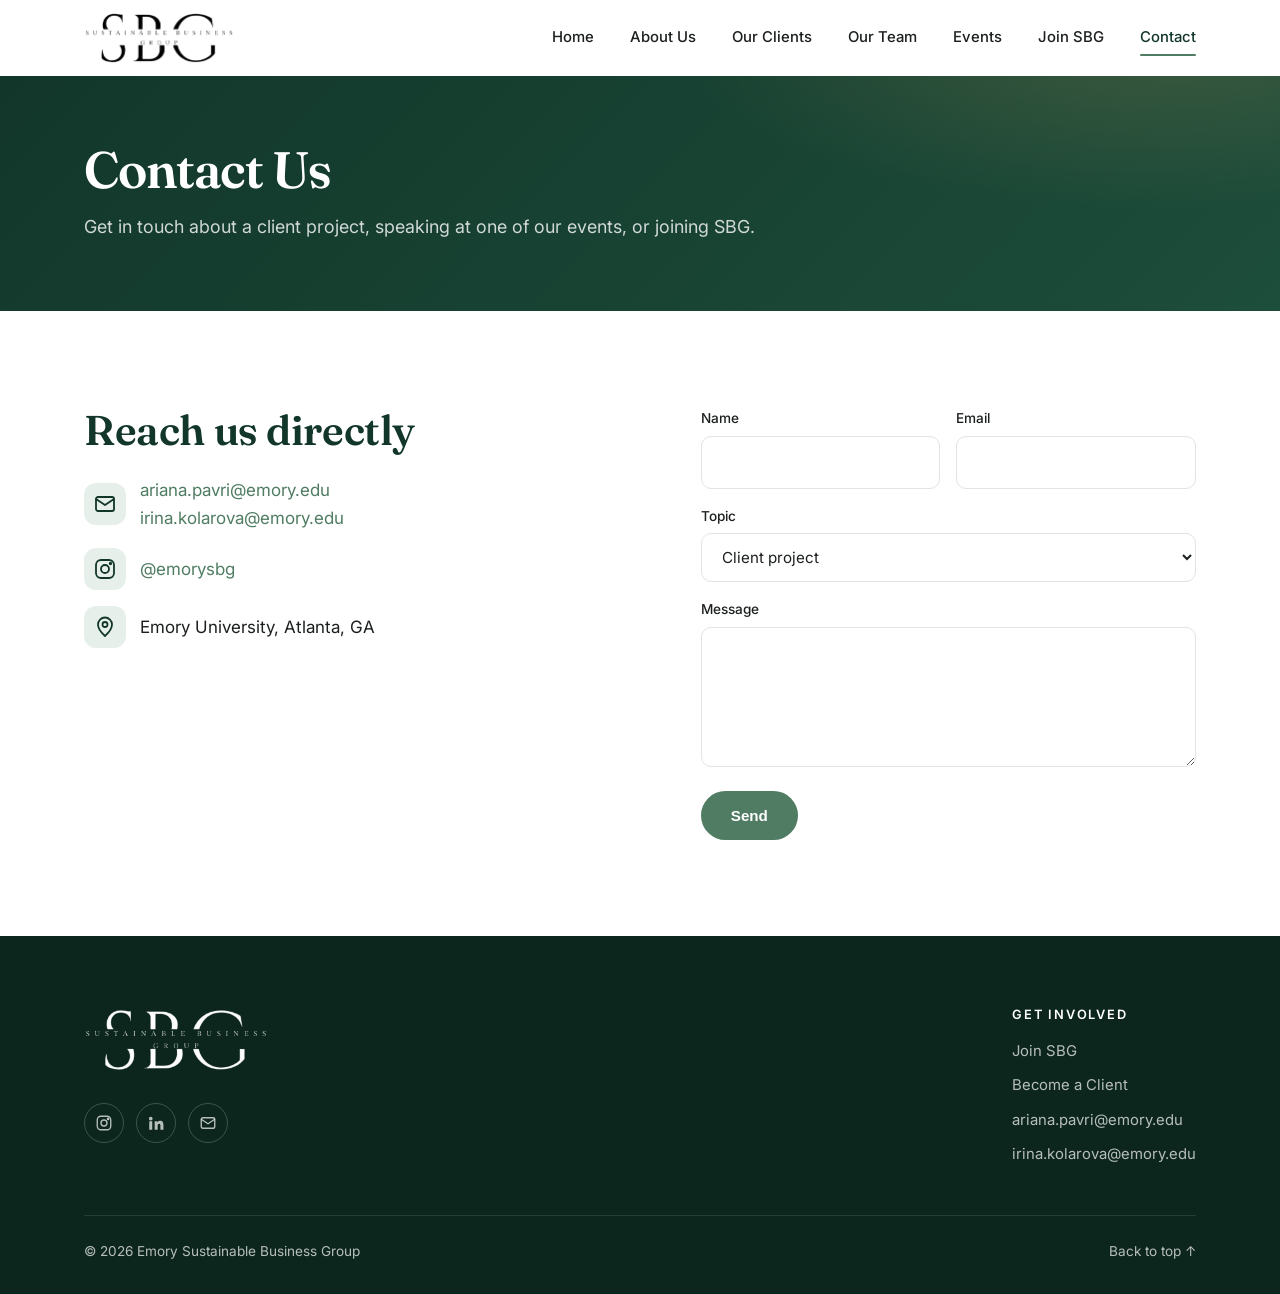
<file: contact.html>
<!DOCTYPE html>
<!--
  ============================================================================
  CONTACT PAGE  (contact.html)
  Sections: Page header, Contact details and form

  ABOUT THE FORM
    Right now the form opens the visitor's own email app with the message
    filled in (a "mailto" form). To collect messages online instead, sign up
    for a form service such as Formspree, then change the <form> tag to:
      <form class="form" action="https://formspree.io/f/YOUR-ID" method="POST">
  ============================================================================
-->
<html lang="en">
<head>
  <meta charset="UTF-8" />
  <meta name="viewport" content="width=device-width, initial-scale=1.0" />
  <title>Contact | Emory Sustainable Business Group</title>
  <meta name="description" content="Contact the Emory Sustainable Business Group about client projects, speaking at an event, or joining." />
  <link rel="preconnect" href="https://fonts.googleapis.com" />
  <link rel="preconnect" href="https://fonts.gstatic.com" crossorigin />
  <link href="https://fonts.googleapis.com/css2?family=Fraunces:opsz,wght@9..144,400;9..144,600&family=Inter:wght@400;500;600&display=swap" rel="stylesheet" />
  <link rel="stylesheet" href="assets/css/styles.css" />
</head>

<body data-page="contact">
  <main>

    <!-- ===== SECTION: PAGE HEADER ===== -->
    <section class="page-header">
      <div class="container">
        <h1>Contact Us</h1>
        <p>Get in touch about a client project, speaking at one of our events, or joining SBG.</p>
      </div>
    </section>
    <!-- ===== END SECTION: PAGE HEADER ===== -->


    <!-- ===== SECTION: CONTACT ===== -->
    <section class="section">
      <div class="container split">

        <!-- Contact details -->
        <div class="reveal">
          <h2>Reach us directly</h2>

          <div class="contact-item">
            <div class="icon">
              <svg viewBox="0 0 24 24" fill="none" stroke="currentColor" stroke-width="1.8" stroke-linecap="round" stroke-linejoin="round"><rect x="3" y="5" width="18" height="14" rx="2"/><path d="m3 7 9 6 9-6"/></svg>
            </div>
            <div>
              <a href="mailto:ariana.pavri@emory.edu">ariana.pavri@emory.edu</a><br>
              <a href="mailto:irina.kolarova@emory.edu">irina.kolarova@emory.edu</a>
            </div>
          </div>
          <div class="contact-item">
            <div class="icon">
              <svg viewBox="0 0 24 24" fill="none" stroke="currentColor" stroke-width="1.8" stroke-linecap="round" stroke-linejoin="round"><rect x="3" y="3" width="18" height="18" rx="5"/><circle cx="12" cy="12" r="4"/><circle cx="17.5" cy="6.5" r="0.8" fill="currentColor"/></svg>
            </div>
            <a href="https://www.instagram.com/emorysbg/" target="_blank" rel="noopener">@emorysbg</a>
          </div>
          <div class="contact-item">
            <div class="icon">
              <svg viewBox="0 0 24 24" fill="none" stroke="currentColor" stroke-width="1.8" stroke-linecap="round" stroke-linejoin="round"><path d="M12 21s-7-6.2-7-11.5A7 7 0 0 1 19 9.5C19 14.8 12 21 12 21Z"/><circle cx="12" cy="9.5" r="2.5"/></svg>
            </div>
            <span>Emory University, Atlanta, GA</span>
          </div>
        </div>

        <!-- Contact form (see the note at the top of this file) -->
        <form class="form reveal" action="mailto:niels.cohen@emory.edu,tamryn.weiss@emory.edu" method="GET">
          <div class="form-row">
            <div>
              <label for="name">Name</label>
              <input id="name" name="name" type="text" required />
            </div>
            <div>
              <label for="email">Email</label>
              <input id="email" name="email" type="email" required />
            </div>
          </div>
          <div>
            <label for="subject">Topic</label>
            <select id="subject" name="subject">
              <option>Client project</option>
              <option>Joining SBG</option>
              <option>Speaking at an event</option>
              <option>Other</option>
            </select>
          </div>
          <div>
            <label for="body">Message</label>
            <textarea id="body" name="body" required></textarea>
          </div>
          <div>
            <button type="submit" class="btn btn--primary">Send</button>
          </div>
        </form>

      </div>
    </section>
    <!-- ===== END SECTION: CONTACT ===== -->

  </main>

  <script src="assets/js/site.js"></script>
</body>
</html>
</file>
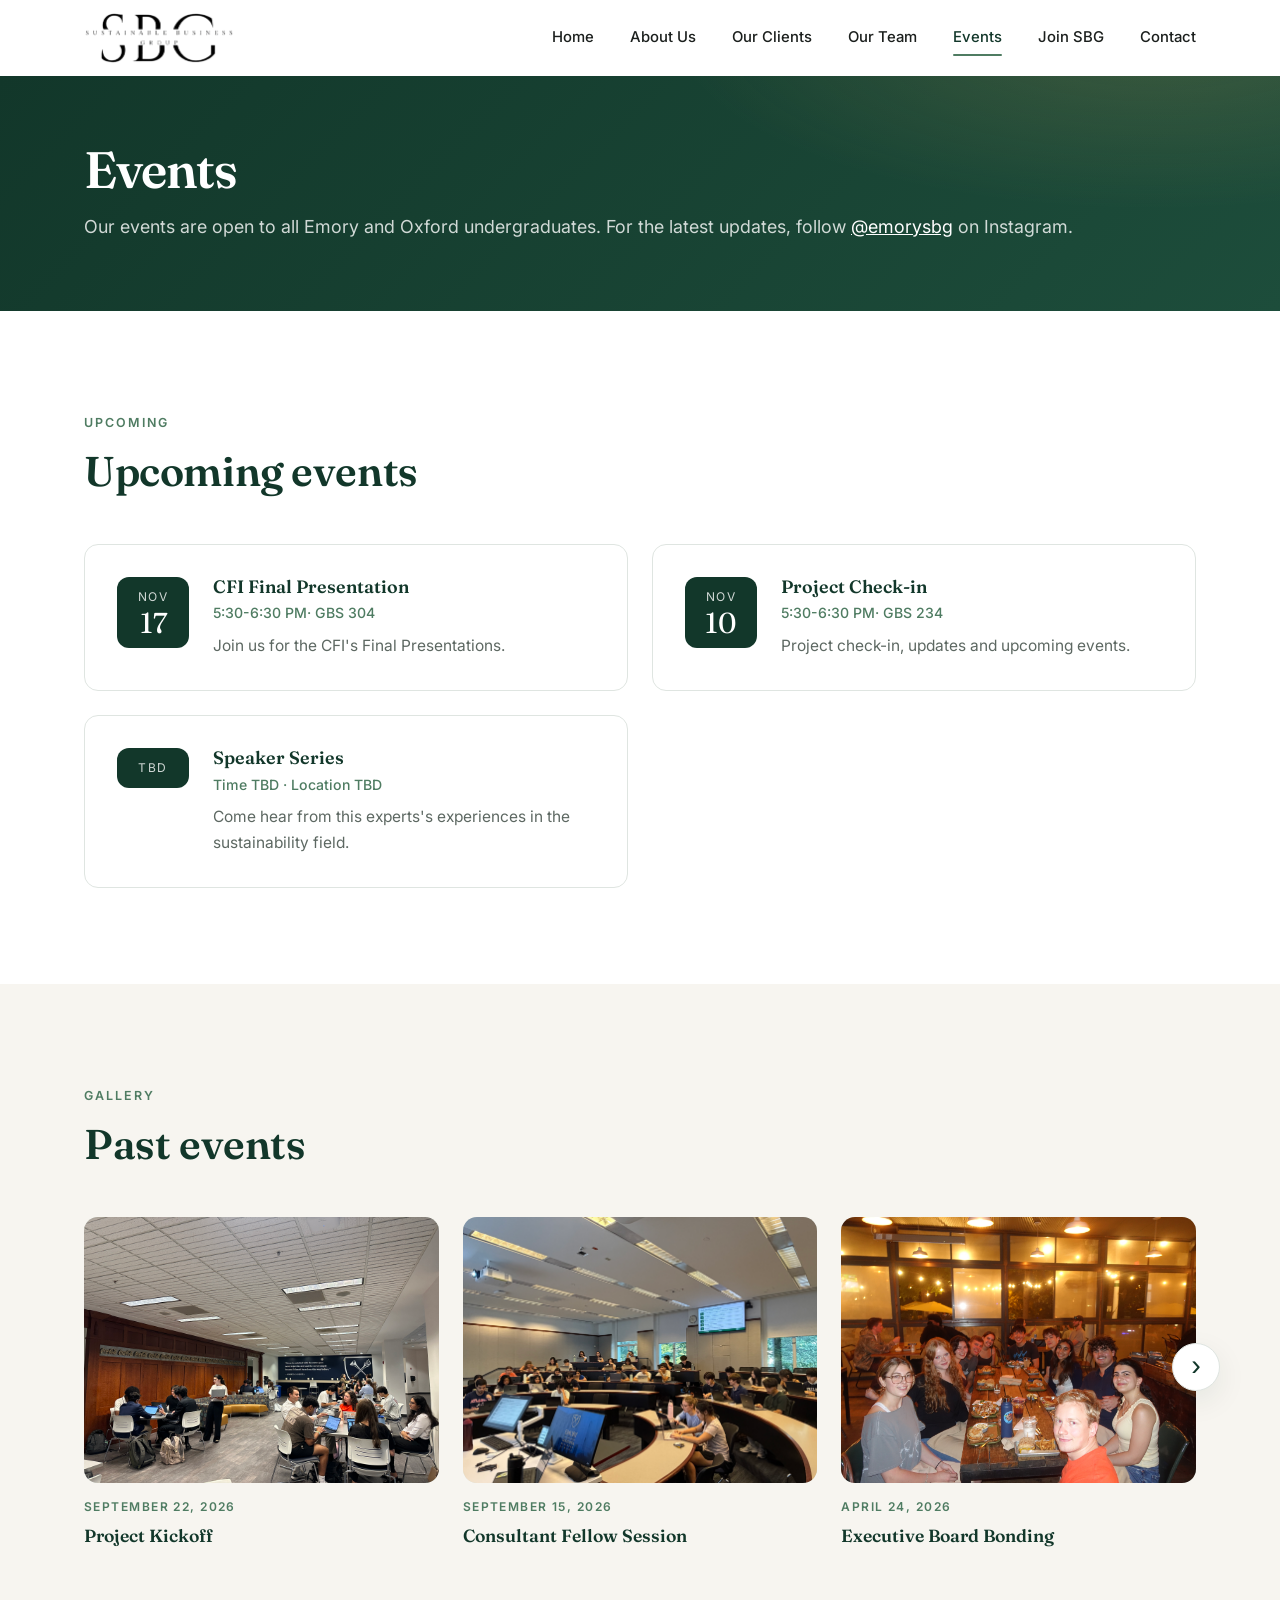
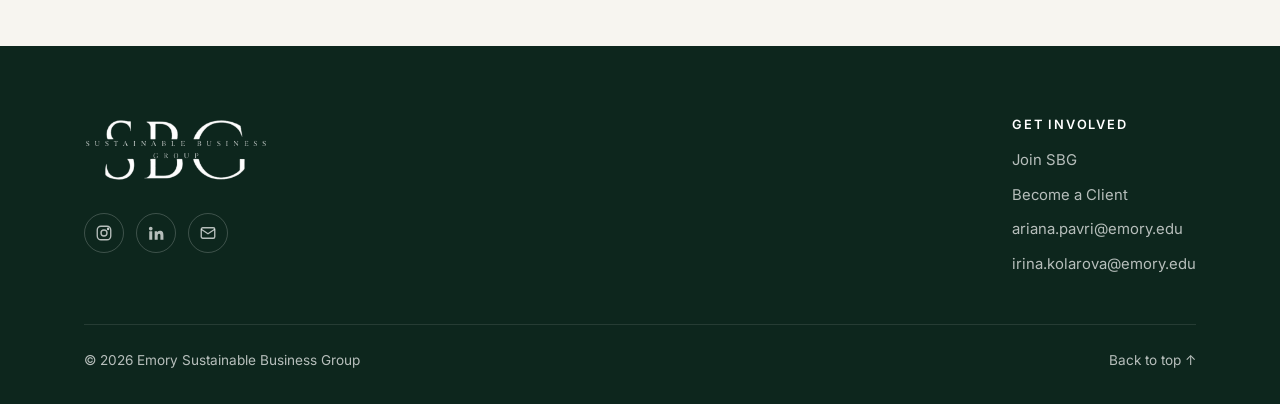
<file: events.html>
<!DOCTYPE html>
<!--
  ============================================================================
  EVENTS PAGE  (events.html)
  Sections: Page header, Upcoming Events

  ADDING AN EVENT
    Copy one <div class="card event"> ... </div> block and edit the month,
    day, title, time/place and description. Delete events once they pass.
  ============================================================================
-->
<html lang="en">
<head>
  <meta charset="UTF-8" />
  <meta name="viewport" content="width=device-width, initial-scale=1.0" />
  <title>Events | Emory Sustainable Business Group</title>
  <meta name="description" content="Upcoming speaker series, Consultant Fellow sessions and meetings from the Emory Sustainable Business Group." />
  <link rel="preconnect" href="https://fonts.googleapis.com" />
  <link rel="preconnect" href="https://fonts.gstatic.com" crossorigin />
  <link href="https://fonts.googleapis.com/css2?family=Fraunces:opsz,wght@9..144,400;9..144,600&family=Inter:wght@400;500;600&display=swap" rel="stylesheet" />
  <link rel="stylesheet" href="assets/css/styles.css" />
</head>

<body data-page="events">
  <main>

    <!-- ===== SECTION: PAGE HEADER ===== -->
    <section class="page-header">
      <div class="container">
        <h1>Events</h1>
        <p>Our events are open to all Emory and Oxford undergraduates. For the latest updates, follow <a href="https://www.instagram.com/emorysbg/" target="_blank" rel="noopener" style="color: #fff; text-decoration: underline;">@emorysbg</a> on Instagram.</p>
      </div>
    </section>
    <!-- ===== END SECTION: PAGE HEADER ===== -->


    <!-- ===== SECTION: UPCOMING EVENTS =====
         [PLACEHOLDER] Replace these sample events with real ones. -->
    <section class="section">
      <div class="container">
        <div class="section-intro reveal">
          <span class="eyebrow">Upcoming</span>
          <h2>Upcoming events</h2>
        </div>

        <div class="grid grid-2">

          <!-- ----- Event ----- -->
          <div class="card event reveal">
            <div class="event-date"><div class="month">Nov</div><div class="day">17</div></div>
            <div>
              <h3>CFI Final Presentation</h3>
              <div class="meta">5:30-6:30 PM&middot; GBS 304</div>
              <p>Join us for the CFI's Final Presentations.</p>
            </div>
          </div>

          <!-- ----- Event ----- -->
          <div class="card event reveal">
            <div class="event-date"><div class="month">Nov</div><div class="day">10</div></div>
            <div>
              <h3>Project Check-in</h3>
              <div class="meta">5:30-6:30 PM&middot; GBS 234</div>
              <p>Project check-in, updates and upcoming events.</p>
            </div>
          </div>

          <!-- ----- Event ----- -->
          <div class="card event reveal">
            <div class="event-date"><div class="month">TBD</div><div class="day"></div></div>
            <div>
              <h3>Speaker Series</h3>
              <div class="meta">Time TBD &middot; Location TBD</div>
              <p>Come hear from this experts's experiences in the sustainability field.</p>
            </div>
          </div>

        </div>
      </div>
    </section>
    <!-- ===== END SECTION: UPCOMING EVENTS ===== -->


    <!-- ===== SECTION: PHOTO GALLERY =====
         A sideways-scrolling carousel of photos from past events. Use the arrow
         buttons (or swipe on a phone) to move through it.

         ADDING A PHOTO
           Save it as images/photos/event-N.jpg, then fill in that slot below:
             - the event name in <span class="gallery-title">
             - the date in <time datetime="YYYY-MM-DD">, e.g. datetime="2026-10-28"
           The date is written out on the page automatically, and the photos are
           sorted by date automatically, newest first (change GALLERY_NEWEST_FIRST
           in assets/js/site.js to show oldest first). Slots without a date go last.

         ADDING MORE SLOTS
           Copy one <figure class="gallery-item"> ... </figure> block, and give it
           a new file name (event-10.jpg, event-11.jpg, ...).

         REMOVING
           Delete a <figure class="gallery-item"> block to remove one photo, or
           this whole section to remove the gallery. -->
    <section class="section section--sand">
      <div class="container">
        <div class="section-intro reveal">
          <span class="eyebrow">Gallery</span>
          <h2>Past events</h2>
        </div>

        <!-- [PLACEHOLDER] Add the date (datetime="YYYY-MM-DD") for each photo. -->
        <div class="carousel reveal" data-carousel>
          <button class="carousel-btn carousel-btn--prev" type="button" aria-label="Previous photos">&#8249;</button>
          <div class="carousel-track" tabindex="0" aria-label="Event photos">
            <figure class="gallery-item">
              <div class="photo" data-label="Photo: Speaker Series"><img src="images/photos/speaker-series.jpg" alt="SBG speaker series event" loading="lazy"></div>
              <figcaption><time datetime="2025-10-01"></time><span class="gallery-title">Speaker Series - Karen B Clarke</span></figcaption>
            </figure>
            <figure class="gallery-item">
              <div class="photo" data-label="Photo: General Body Meeting"><img src="images/photos/fall-2026-project-kickoff.jpg" alt="SBG general body meeting" loading="lazy"></div>
              <figcaption><time datetime="2026-09-22"></time><span class="gallery-title">Project Kickoff</span></figcaption>
            </figure>
            <figure class="gallery-item">
              <div class="photo" data-label="Photo: Consultant Fellow Session"><img src="images/photos/consultant-fellow-session.jpg" alt="SBG Consultant Fellow session" loading="lazy"></div>
              <figcaption><time datetime="2026-09-15"></time><span class="gallery-title">Consultant Fellow Session</span></figcaption>
            </figure>
            <figure class="gallery-item">
              <div class="photo" data-label="Photo: Consultant Bonding - Hike"><img src="images/photos/consultant-bonding-1.jpg" alt="SBG event" loading="lazy"></div>
              <figcaption><time datetime=""></time><span class="gallery-title">Consultant Bonding - Hike</span></figcaption>
            </figure>
            <figure class="gallery-item">
              <div class="photo" data-label="Photo: Consultant Bonding - Ladybird"><img src="images/photos/consultant-bonding-2.jpg" alt="SBG event" loading="lazy"></div>
              <figcaption><time datetime=""></time><span class="gallery-title">Consultant Bonding - Dinner</span></figcaption>
            </figure>
            <figure class="gallery-item">
              <div class="photo" data-label="Photo: Consultant Showcase.jpg"><img src="images/photos/consultant-showcase-S2025.JPG" alt="SBG event" loading="lazy"></div>
              <figcaption><time datetime="2025-04-24"></time><span class="gallery-title">Consultant Showcase</span></figcaption>
            </figure>
            <figure class="gallery-item">
              <div class="photo" data-label="Photo: Executive Board Bonding"><img src="images/photos/exec-bonding.jpg" alt="SBG event" loading="lazy"></div>
              <figcaption><time datetime="2026-04-24"></time><span class="gallery-title">Executive Board Bonding</span></figcaption>
            </figure>
          </div>
          <button class="carousel-btn carousel-btn--next" type="button" aria-label="Next photos">&#8250;</button>
        </div>
      </div>
    </section>
    <!-- ===== END SECTION: PHOTO GALLERY ===== -->

  </main>

  <script src="assets/js/site.js"></script>
</body>
</html>
</file>
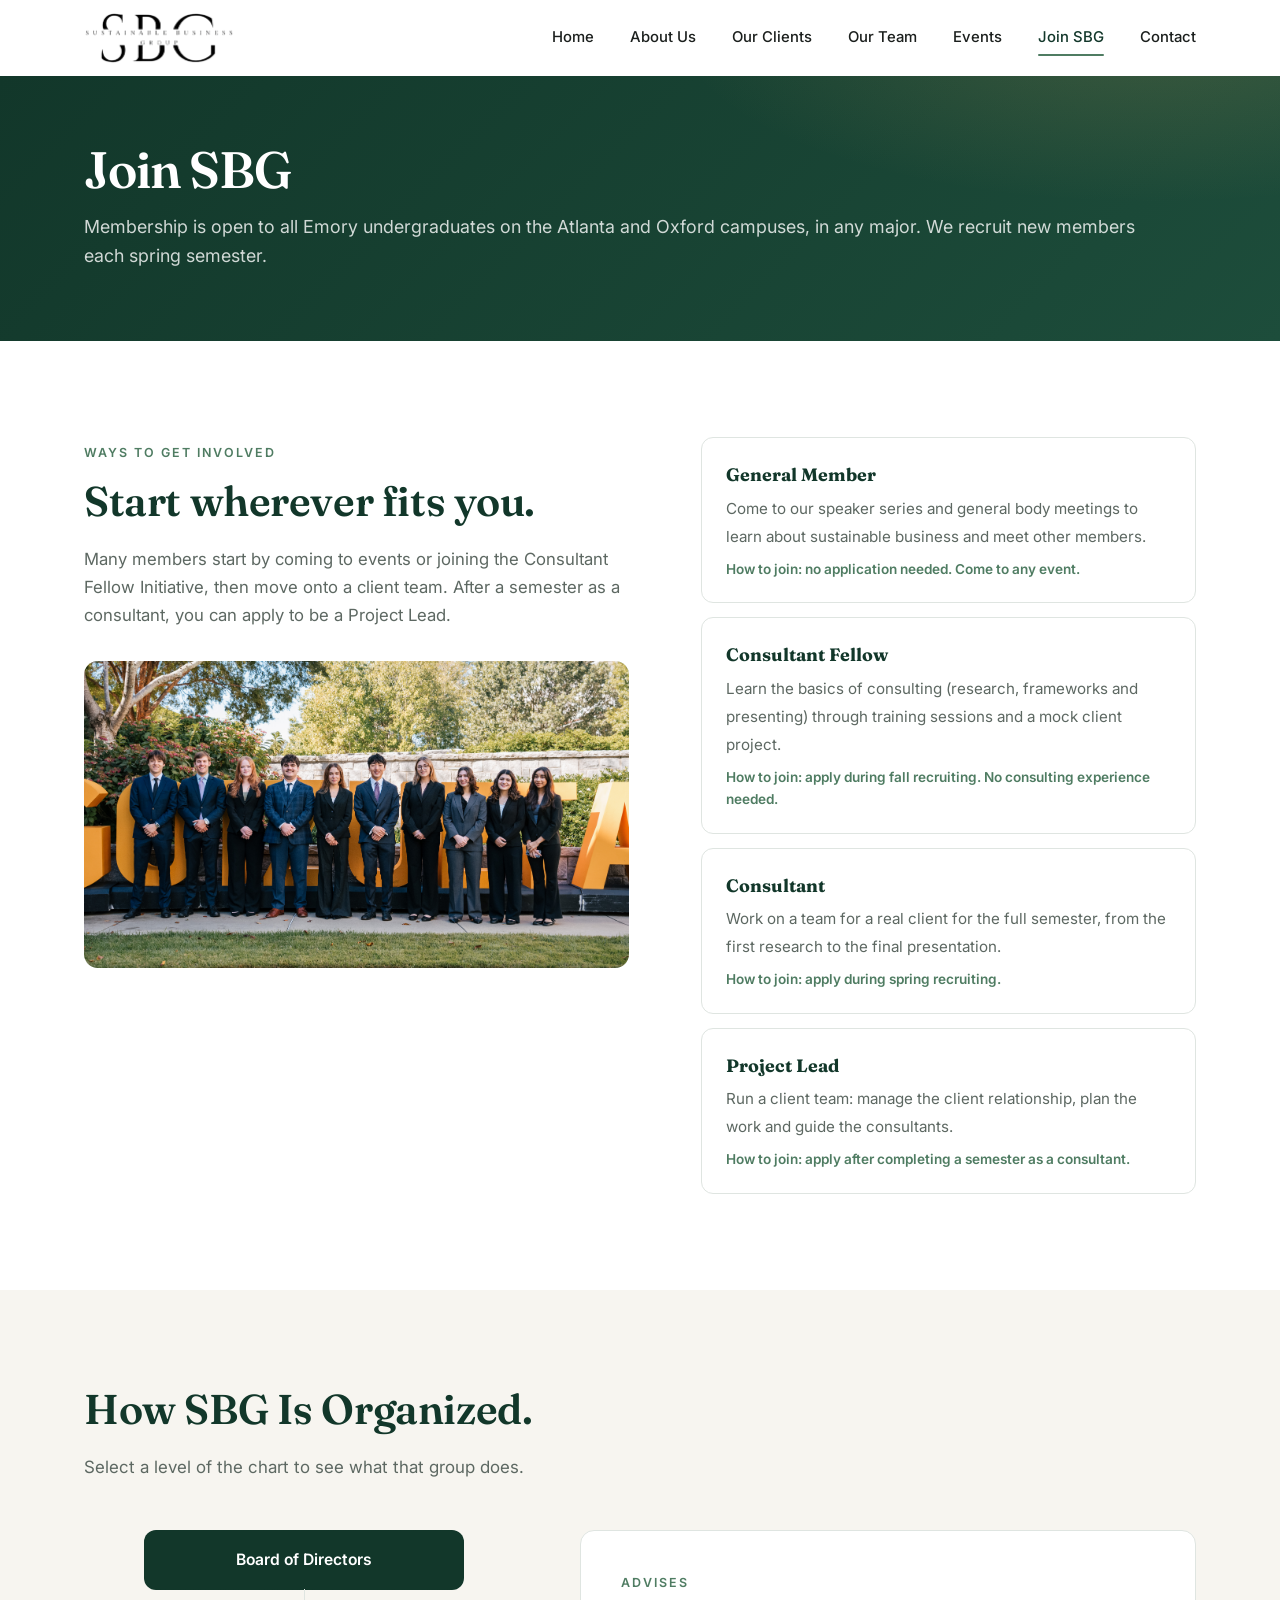
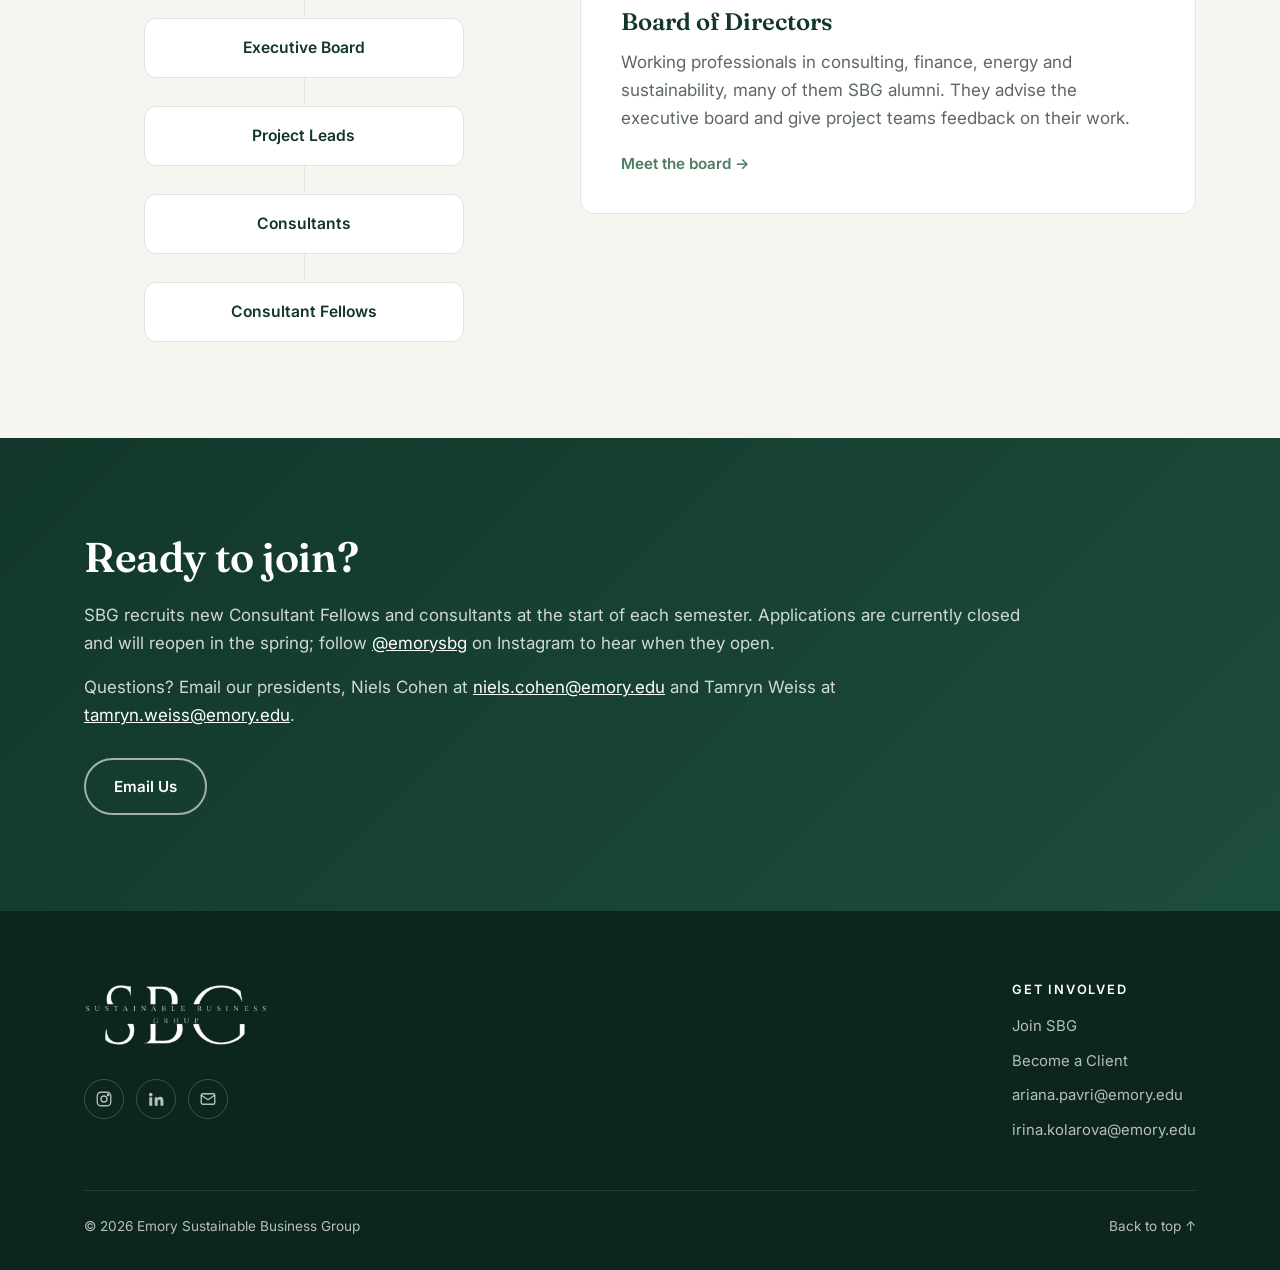
<file: join.html>
<!DOCTYPE html>
<!--
  ============================================================================
  JOIN PAGE  (join.html)
  Sections: Page header, Ways to Get Involved, How SBG Is Organized
            (interactive org chart), Sign Up

  ORG CHART
    Each level of the chart is a <button class="org-node" data-org="...">.
    Clicking it shows the matching <div class="org-detail" id="org-..."> panel.
    To edit what a level says, edit its org-detail panel. To add a level, copy
    one button and one panel, and give them a new matching name.
  ============================================================================
-->
<html lang="en">
<head>
  <meta charset="UTF-8" />
  <meta name="viewport" content="width=device-width, initial-scale=1.0" />
  <title>Join SBG | Emory Sustainable Business Group</title>
  <meta name="description" content="How Emory and Oxford undergraduates can join the Sustainable Business Group." />
  <link rel="preconnect" href="https://fonts.googleapis.com" />
  <link rel="preconnect" href="https://fonts.gstatic.com" crossorigin />
  <link href="https://fonts.googleapis.com/css2?family=Fraunces:opsz,wght@9..144,400;9..144,600&family=Inter:wght@400;500;600&display=swap" rel="stylesheet" />
  <link rel="stylesheet" href="assets/css/styles.css" />
</head>

<body data-page="join">
  <main>

    <!-- ===== SECTION: PAGE HEADER ===== -->
    <section class="page-header">
      <div class="container">
        <h1>Join SBG</h1>
        <p>Membership is open to all Emory undergraduates on the Atlanta and Oxford campuses, in any major. We recruit new members each spring semester.</p>
      </div>
    </section>
    <!-- ===== END SECTION: PAGE HEADER ===== -->


    <!-- ===== SECTION: WAYS TO GET INVOLVED ===== -->
    <section class="section">
      <div class="container split">
        <div class="reveal">
          <span class="eyebrow">Ways to Get Involved</span>
          <h2>Start wherever fits you.</h2>
          <p>
            Many members start by coming to events or joining the Consultant Fellow Initiative,
            then move onto a client team. After a semester as a consultant, you can apply to be
            a Project Lead.
          </p>
          <!-- PHOTO: save the image as images/photos/join-get-involved.jpg. To remove it, delete from here
               to </figure>; the section goes back to its layout without a photo. -->
          <figure class="photo" data-label="Photo: members at an event">
            <img src="images/photos/join-get-involved.jpg" alt="SBG members at an event" loading="lazy">
          </figure>
        </div>

        <!-- [PLACEHOLDER] Check the "How to join" lines match how SBG recruits. -->
        <ul class="roles reveal">
          <li>
            <strong>General Member</strong>
            <span>Come to our speaker series and general body meetings to learn about sustainable business and meet other members.</span>
            <em class="role-how">How to join: no application needed. Come to any event.</em>
          </li>
          <li>
            <strong>Consultant Fellow</strong>
            <span>Learn the basics of consulting (research, frameworks and presenting) through training sessions and a mock client project.</span>
            <em class="role-how">How to join: apply during fall recruiting. No consulting experience needed.</em>
          </li>
          <li>
            <strong>Consultant</strong>
            <span>Work on a team for a real client for the full semester, from the first research to the final presentation.</span>
            <em class="role-how">How to join: apply during spring recruiting.</em>
          </li>
          <li>
            <strong>Project Lead</strong>
            <span>Run a client team: manage the client relationship, plan the work and guide the consultants.</span>
            <em class="role-how">How to join: apply after completing a semester as a consultant.</em>
          </li>
        </ul>
      </div>
    </section>
    <!-- ===== END SECTION: WAYS TO GET INVOLVED ===== -->


    <!-- ===== SECTION: HOW SBG IS ORGANIZED (interactive org chart) =====
         Click a level to read about it. See "ORG CHART" at the top of this file. -->
    <section class="section section--sand" id="organization">
      <div class="container">
        <div class="section-intro reveal">
          <h2>How SBG Is Organized.</h2>
          <p>Select a level of the chart to see what that group does.</p>
        </div>

        <div class="org reveal" data-orgchart>
          <!-- The chart: one button per level, top to bottom -->
          <div class="org-chart" role="tablist" aria-label="SBG organization chart">
            <button class="org-node org-node--advise" role="tab" data-org="board">Board of Directors</button>
            <button class="org-node" role="tab" data-org="exec">Executive Board</button>
            <button class="org-node" role="tab" data-org="leads">Project Leads</button>
            <button class="org-node" role="tab" data-org="consultants">Consultants</button>
            <button class="org-node" role="tab" data-org="fellows">Consultant Fellows</button>
          </div>

          <!-- The detail panels: one per level, matching the buttons above -->
          <div class="org-details">
            <div class="org-detail" id="org-board" role="tabpanel">
              <span class="eyebrow">Advises</span>
              <h3>Board of Directors</h3>
              <p>Working professionals in consulting, finance, energy and sustainability, many of them SBG alumni. They advise the executive board and give project teams feedback on their work.</p>
              <a href="team.html#board-of-directors" class="org-more">Meet the board &rarr;</a>
            </div>
            <div class="org-detail" id="org-exec" role="tabpanel" hidden>
              <span class="eyebrow">Leads SBG</span>
              <h3>Executive Board</h3>
              <p>The students who run SBG, led by the two presidents. Each vice president owns one area: business development (finding clients), education (the Consultant Fellow program), marketing, external affairs, operations, technical development and board engagement.</p>
              <a href="team.html#executive-board" class="org-more">Meet the executive board &rarr;</a>
            </div>
            <div class="org-detail" id="org-leads" role="tabpanel" hidden>
              <span class="eyebrow">Run client teams</span>
              <h3>Project Leads</h3>
              <p>Each Project Lead runs one client team for the semester. They are the client's main contact, set the work plan, and guide their consultants through to the final presentation.</p>
              <p class="org-path">We prefer members who have completed a semester as a consultant, but anyone may apply.</p>
            </div>
            <div class="org-detail" id="org-consultants" role="tabpanel" hidden>
              <span class="eyebrow">Do the client work</span>
              <h3>Consultants</h3>
              <p>Consultants work in teams on semester-long, pro-bono projects for real clients, from Atlanta startups to Fortune 500 companies. They research the problem, build recommendations and present them to the client.</p>
              <a href="clients.html" class="org-more">See our projects &rarr;</a>
            </div>
            <div class="org-detail" id="org-fellows" role="tabpanel" hidden>
              <span class="eyebrow">Learn consulting</span>
              <h3>Consultant Fellows</h3>
              <p>New members learn how consulting works through training sessions and a mock client project, before joining a real client team.</p>
              <p class="org-path">Open to any student. No consulting experience needed.</p>
            </div>
          </div>
        </div>
      </div>
    </section>
    <!-- ===== END SECTION: HOW SBG IS ORGANIZED ===== -->


    <!-- ===== SECTION: SIGN UP =====
         [PLACEHOLDER] Update the button link each semester if you use an application form. -->
    <section class="section cta">
      <div class="container stack">
        <div class="reveal">
          <h2>Ready to join?</h2>
        </div>
        <div class="reveal">
          <p>SBG recruits new Consultant Fellows and consultants at the start of each semester. Applications are currently closed and will reopen in the spring; follow <a href="https://www.instagram.com/emorysbg/" target="_blank" rel="noopener" style="color: #fff; text-decoration: underline;">@emorysbg</a> on Instagram to hear when they open.</p>
          <p>Questions? Email our presidents, Niels Cohen at <a href="mailto:niels.cohen@emory.edu" style="color: #fff; text-decoration: underline;">niels.cohen@emory.edu</a> and Tamryn Weiss at <a href="mailto:tamryn.weiss@emory.edu" style="color: #fff; text-decoration: underline;">tamryn.weiss@emory.edu</a>.</p>
          <!-- <p> Apply now for a consultant or project lead posiition, or send us any questions you may have. </p> -->
          <div class="cta-actions">
            <!-- <a href="link to applicaion" class="btn btn--light" target="_blank" rel="noopener">Apply</a> -->
            <a href="mailto:niels.cohen@emory.edu,tamryn.weiss@emory.edu" class="btn btn--outline-light">Email Us</a>
          </div>
        </div>
      </div>
    </section>
    <!-- ===== END SECTION: SIGN UP ===== -->

  </main>

  <script src="assets/js/site.js"></script>
</body>
</html>
</file>
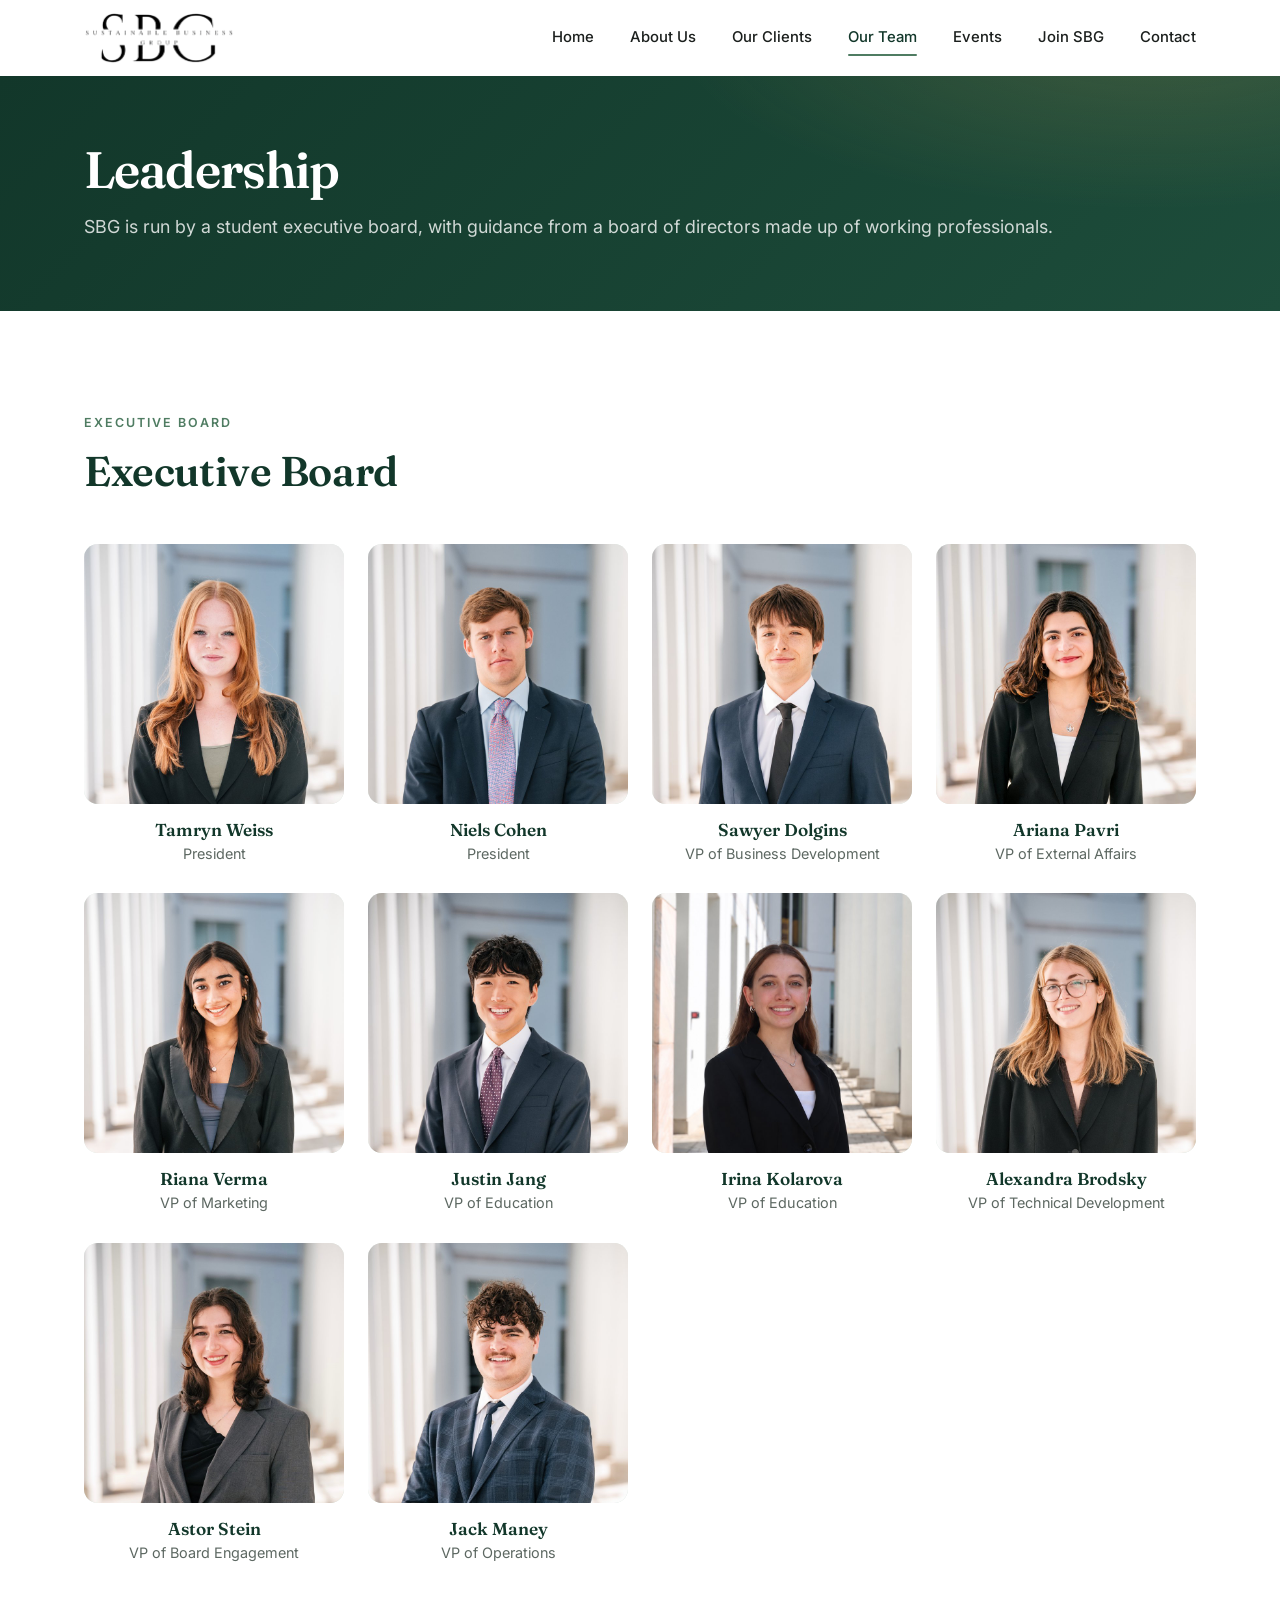
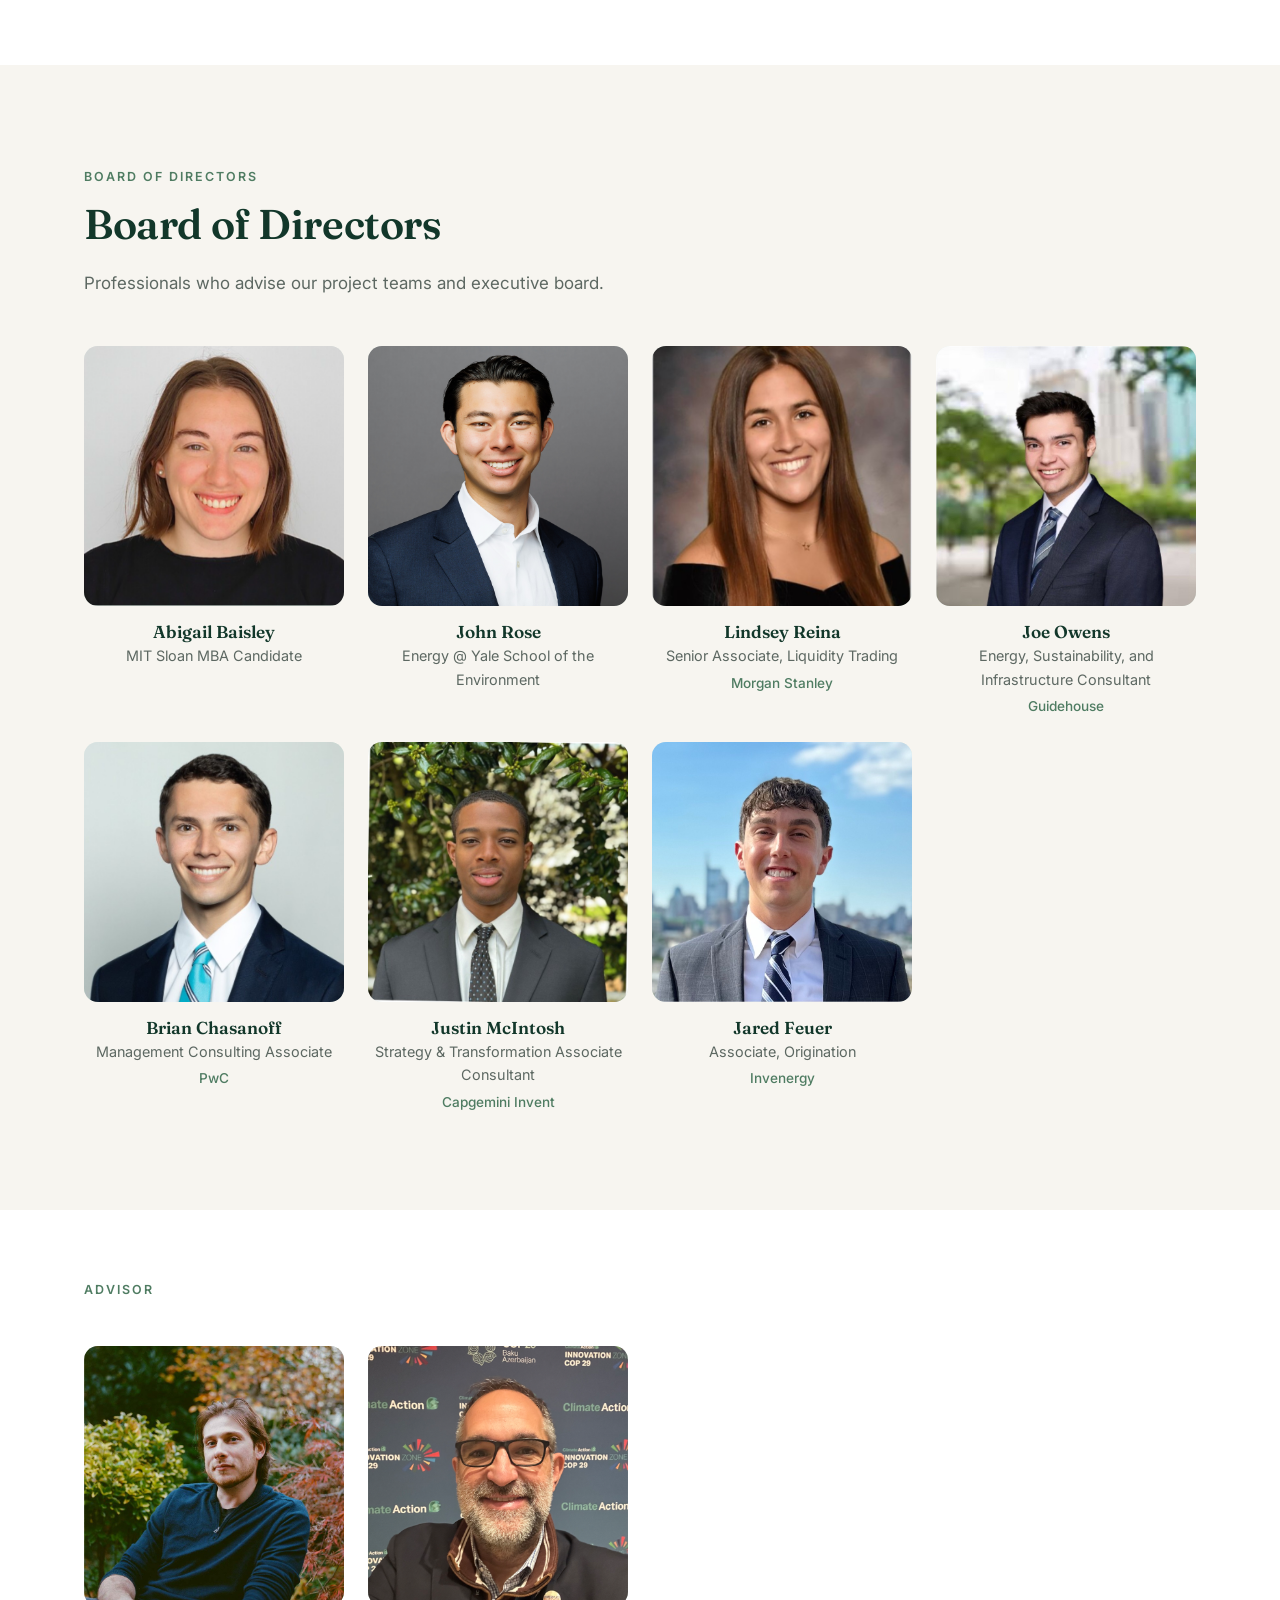
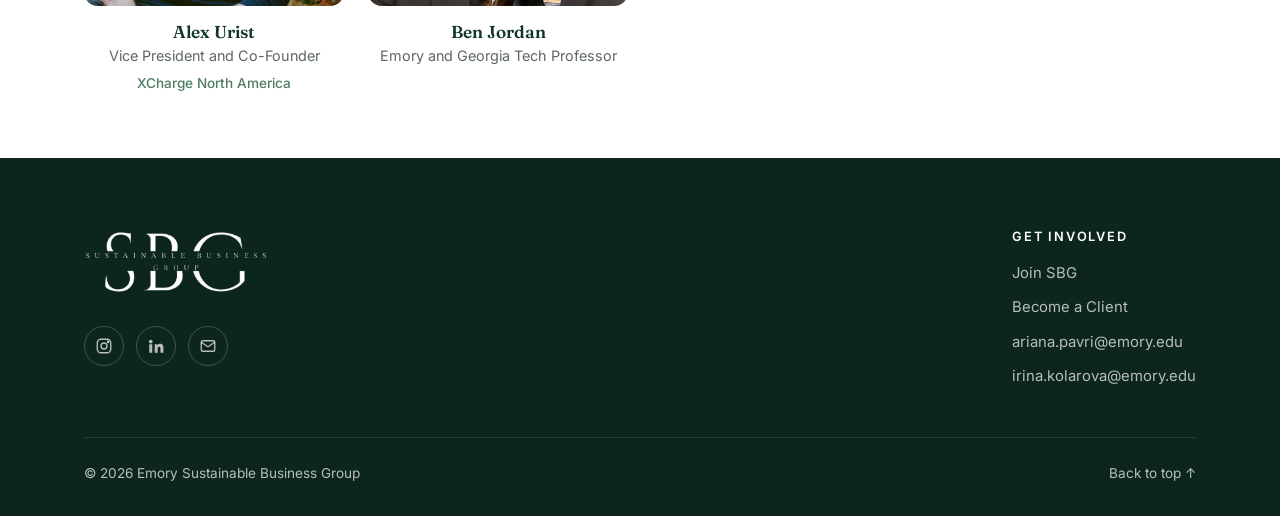
<file: team.html>
<!DOCTYPE html>
<!--
  ============================================================================
  OUR TEAM PAGE  (team.html)
  Sections: Page header, Executive Board, Board of Directors, Advisors

  ADDING OR CHANGING A PERSON
    Each person is one <div class="person"> ... </div> block. Copy a block
    to add someone, delete a block to remove them, and edit the name and title.

  LINKEDIN LINKS
    Paste each person's LinkedIn URL into data-linkedin="..." on their
    <div class="person"> line, e.g.
      <div class="person reveal" data-linkedin="https://www.linkedin.com/in/nielscohen/">
    Clicking their headshot or name then opens the profile. People with
    data-linkedin="" are shown without a link.

  HEADSHOTS
    Photos are named after the POSITION, not the person, so when someone new
    takes a role you only replace the photo file and edit the name on the page.
      Executive board:     images/team/<position>.jpg      e.g. vp-marketing.jpg
                           Shared roles are numbered:      president-1.jpg, president-2.jpg
      Board of directors:  images/board/board-member-1.jpg, board-member-2.jpg, ...
      Advisors:            images/board/advisor-1.jpg, advisor-2.jpg
    Each person's photo file is written in their <img src="..."> below. Use a
    square .jpg (tools/crop_headshots.py makes one). Until a photo is added,
    the person's initials are shown instead (set by data-initials="..").
  ============================================================================
-->
<html lang="en">
<head>
  <meta charset="UTF-8" />
  <meta name="viewport" content="width=device-width, initial-scale=1.0" />
  <title>Our Team | Emory Sustainable Business Group</title>
  <meta name="description" content="The executive board and board of directors of the Emory Sustainable Business Group." />
  <link rel="preconnect" href="https://fonts.googleapis.com" />
  <link rel="preconnect" href="https://fonts.gstatic.com" crossorigin />
  <link href="https://fonts.googleapis.com/css2?family=Fraunces:opsz,wght@9..144,400;9..144,600&family=Inter:wght@400;500;600&display=swap" rel="stylesheet" />
  <link rel="stylesheet" href="assets/css/styles.css" />
</head>

<body data-page="team">
  <main>

    <!-- ===== SECTION: PAGE HEADER ===== -->
    <section class="page-header">
      <div class="container">
        <h1>Leadership</h1>
        <p>SBG is run by a student executive board, with guidance from a board of directors made up of working professionals.</p>
      </div>
    </section>
    <!-- ===== END SECTION: PAGE HEADER ===== -->


    <!-- ===== SECTION: EXECUTIVE BOARD =====
         [PLACEHOLDER] Check names and titles against the current roster. -->
    <section class="section" id="executive-board">
      <div class="container">
        <div class="section-intro reveal">
          <span class="eyebrow">Executive Board</span>
          <h2>Executive Board</h2>
        </div>

        <div class="grid grid-4">
          <div class="person reveal" data-linkedin="https://www.linkedin.com/in/tamrynweiss/">
            <div class="avatar" data-initials="TW"><img src="images/team/president-1.jpg" alt="Tamryn Weiss" loading="lazy"></div>
            <h3>Tamryn Weiss</h3>
            <p class="role">President</p>
          </div>

          <div class="person reveal" data-linkedin="https://www.linkedin.com/in/nielscohen/">
            <div class="avatar" data-initials="NC"><img src="images/team/president-2.jpg" alt="Niels Cohen" loading="lazy"></div>
            <h3>Niels Cohen</h3>
            <p class="role">President</p>
          </div>

          <div class="person reveal" data-linkedin="https://www.linkedin.com/in/sawyerdolgins/">
            <div class="avatar" data-initials="SD"><img src="images/team/vp-business-development.jpg" alt="Sawyer Dolgins" loading="lazy"></div>
            <h3>Sawyer Dolgins</h3>
            <p class="role">VP of Business Development</p>
          </div>

          <div class="person reveal" data-linkedin="https://www.linkedin.com/in/arianapavri/">
            <div class="avatar" data-initials="AP"><img src="images/team/vp-external-affairs.jpg" alt="Ariana Pavri" loading="lazy"></div>
            <h3>Ariana Pavri</h3>
            <p class="role">VP of External Affairs</p>
          </div>

          <div class="person reveal" data-linkedin="https://www.linkedin.com/in/riana-m-verma/">
            <div class="avatar" data-initials="RV"><img src="images/team/vp-marketing.jpg" alt="Riana Verma" loading="lazy"></div>
            <h3>Riana Verma</h3>
            <p class="role">VP of Marketing</p>
          </div>

          <div class="person reveal" data-linkedin="https://www.linkedin.com/in/justinjang1/">
            <div class="avatar" data-initials="JJ"><img src="images/team/vp-education-1.jpg" alt="Justin Jang" loading="lazy"></div>
            <h3>Justin Jang</h3>
            <p class="role">VP of Education</p>
          </div>

          <div class="person reveal" data-linkedin="https://www.linkedin.com/in/irina-kolarova/">
            <div class="avatar" data-initials="IK"><img src="images/team/vp-education-2.jpg" alt="Irina Kolarova" loading="lazy"></div>
            <h3>Irina Kolarova</h3>
            <p class="role">VP of Education</p>
          </div>

          <div class="person reveal" data-linkedin="https://www.linkedin.com/in/alexandrasbrodsky/">
            <div class="avatar" data-initials="AB"><img src="images/team/vp-technical-development.jpg" alt="Alexandra Brodsky" loading="lazy"></div>
            <h3>Alexandra Brodsky</h3>
            <p class="role">VP of Technical Development</p>
          </div>

          <div class="person reveal" data-linkedin="https://www.linkedin.com/in/astorkineret/">
            <div class="avatar" data-initials="AS"><img src="images/team/vp-board-engagement.jpg" alt="Astor Stein" loading="lazy"></div>
            <h3>Astor Stein</h3>
            <p class="role">VP of Board Engagement</p>
          </div>

          <div class="person reveal" data-linkedin="https://www.linkedin.com/in/jack-maney/">
            <div class="avatar" data-initials="JM"><img src="images/team/vp-operations.jpg" alt="Jack Maney" loading="lazy"></div>
            <h3>Jack Maney</h3>
            <p class="role">VP of Operations</p>
          </div>
        </div>
      </div>
    </section>
    <!-- ===== END SECTION: EXECUTIVE BOARD ===== -->


    <!-- ===== SECTION: BOARD OF DIRECTORS =====
         [PLACEHOLDER] Check titles against the current board. The last card
         is an empty template for a tenth member; delete it if not needed. -->
    <section class="section section--sand" id="board-of-directors">
      <div class="container">
        <div class="section-intro reveal">
          <span class="eyebrow">Board of Directors</span>
          <h2>Board of Directors</h2>
          <p>Professionals who advise our project teams and executive board.</p>
        </div>

        <div class="grid grid-4">

          <div class="person reveal" data-linkedin="https://www.linkedin.com/in/abigailbaisley/">
            <div class="avatar" data-initials="AB"><img src="images/board/Abigail-Baisley.jpg" alt="Abigail Baisley" loading="lazy"></div>
            <h3>Abigail Baisley</h3>
            <p class="role">MIT Sloan MBA Candidate </p>
          </div>

          <div class="person reveal" data-linkedin="https://www.linkedin.com/in/johncrose/">
            <div class="avatar" data-initials="JR"><img src="images/board/John-Rose.jpg" alt="John Rose" loading="lazy"></div>
            <h3>John Rose</h3>
            <p class="role">Energy @ Yale School of the Environment</p>
          </div>

          <div class="person reveal" data-linkedin="https://www.linkedin.com/in/lindsey-reina/">
            <div class="avatar" data-initials="LR"><img src="images/board/Lindsey-Reina.jpg" alt="Lindsey Reina" loading="lazy"></div>
            <h3>Lindsey Reina</h3>
            <p class="role">Senior Associate, Liquidity Trading</p>
            <p class="org">Morgan Stanley</p>
          </div>

          <div class="person reveal" data-linkedin="https://www.linkedin.com/in/joe-owens11/">
            <div class="avatar" data-initials="JO"><img src="images/board/Joe-Owens.jpg" alt="Joe Owens" loading="lazy"></div>
            <h3>Joe Owens</h3>
            <p class="role">Energy, Sustainability, and Infrastructure Consultant</p>
            <p class="org">Guidehouse</p>
          </div>

          <div class="person reveal" data-linkedin="https://www.linkedin.com/in/brianchasanoff/">
            <div class="avatar" data-initials="BC"><img src="images/board/Brian-Chasanoff.jpg" alt="Brian Chasanoff" loading="lazy"></div>
            <h3>Brian Chasanoff</h3>
            <p class="role">Management Consulting Associate</p>
            <p class="org">PwC</p>
          </div>

          <div class="person reveal" data-linkedin="https://www.linkedin.com/in/justinwmcintosh/">
            <div class="avatar" data-initials="JM"><img src="images/board/Justin-McIntosh.jpg" alt="Justin McIntosh" loading="lazy"></div>
            <h3>Justin McIntosh</h3>
            <p class="role">Strategy & Transformation Associate Consultant</p>
            <p class="org">Capgemini Invent</p>
          </div>

          <div class="person reveal" data-linkedin="https://www.linkedin.com/in/jaredmasonfeuer/">
            <div class="avatar" data-initials="JF"><img src="images/board/Jared-Feuer.jpg" alt="Jared Feuer" loading="lazy"></div>
            <h3>Jared Feuer</h3>
            <p class="role">Associate, Origination</p>
            <p class="org">Invenergy</p>
          </div>
        </div>
      </div>
    </section>
    <!-- ===== END SECTION: BOARD OF DIRECTORS ===== -->


    <!-- ===== SECTION: BOARD ADVISOR ===== -->
    <section class="section section--tight" id="advisor">
      <div class="container">
        <div class="section-intro reveal" style="margin-bottom: 32px;">
          <span class="eyebrow">Advisor</span>
        </div>
        <div class="grid grid-4">

          <div class="person reveal" data-linkedin="https://www.linkedin.com/in/alexanderurist/">
            <div class="avatar" data-initials="AU"><img src="images/board/Alex-Urist.jpg" alt="Alex Urist" loading="lazy"></div>
            <h3>Alex Urist</h3>
            <p class="role">Vice President and Co-Founder</p>
            <p class="org">XCharge North America</p>
          </div>

          <div class="person reveal" data-linkedin="https://www.linkedin.com/in/benrjordansustainability/">
            <div class="avatar" data-initials="BJ"><img src="images/board/Ben-Jordan.jpg" alt="Ben Jordan" loading="lazy"></div>
            <h3>Ben Jordan</h3>
            <p class="role">Emory and Georgia Tech Professor</p>
          </div>
        </div>
      </div>
    </section>
    <!-- ===== END SECTION: ADVISOR ===== -->

  </main>

  <script src="assets/js/site.js"></script>
</body>
</html>
</file>
<file: assets/css/styles.css>
/* ============================================================================
   EMORY SUSTAINABLE BUSINESS GROUP — SHARED STYLES
   ============================================================================
   Every page links to this one file, so a change here updates the whole site.

   Contents (search for the headings in capitals to jump to a block):
     1. DESIGN TOKENS     colors, fonts, sizes
     2. BASE              default element styles
     3. LAYOUT HELPERS    containers, sections, grids, buttons, cards
     4. HEADER / NAV
     5. HERO              large banner on the home page
     6. PAGE HEADER       smaller banner at the top of every other page
     7. HOME              stats bar, intro, page links
     8. ABOUT             pillars, process steps
     9. PEOPLE            executive board and board of directors cards
    10. PROJECTS          current and past projects (Our Clients page)
    11. EVENTS
    12. JOIN
    13. CONTACT           contact details and form
    14. FOOTER
    15. ANIMATION         fade-in on scroll (optional)
    16. RESPONSIVE        tablet and phone layouts
   ============================================================================ */


/* ==========================================================================
   1. DESIGN TOKENS — change colors, fonts and sizing for the whole site here
   ========================================================================== */
:root {
  --color-forest:   #12372a;   /* primary dark green                   */
  --color-forest-2: #1d4d3b;   /* lighter green used in gradients      */
  --color-sage:     #4f7c62;   /* accent green for buttons and links   */
  --color-mint:     #e6efe9;   /* pale green section background        */
  --color-sand:     #f7f5f0;   /* warm off-white section background    */
  --color-gold:     #c9a45c;   /* small highlight color                */
  --color-ink:      #1b1f1d;   /* body text                            */
  --color-muted:    #5d6862;   /* secondary text                       */
  --color-line:     #dfe5e1;   /* borders and dividers                 */
  --color-white:    #ffffff;
  --color-grey:     #c8c8c8;

  --font-heading: "Fraunces", Georgia, "Times New Roman", serif;
  --font-body:    "Inter", -apple-system, "Segoe UI", Roboto, Arial, sans-serif;

  --max-width: 1160px;
  --radius:    14px;
  --shadow:    0 10px 30px rgba(18, 55, 42, 0.08);
  --header-h:  76px;
}


/* ==========================================================================
   2. BASE
   ========================================================================== */
*, *::before, *::after { box-sizing: border-box; }

html { scroll-behavior: smooth; scroll-padding-top: var(--header-h); }

body {
  margin: 0;
  font-family: var(--font-body);
  font-size: 17px;
  line-height: 1.65;
  color: var(--color-ink);
  background: var(--color-white);
  -webkit-font-smoothing: antialiased;
}

h1, h2, h3, h4 {
  font-family: var(--font-heading);
  font-weight: 600;
  line-height: 1.15;
  color: var(--color-forest);
  margin: 0 0 0.5em;
}
h1 { font-size: clamp(2.4rem, 5.2vw, 4rem); letter-spacing: -0.02em; }
h2 { font-size: clamp(1.9rem, 3.4vw, 2.6rem); letter-spacing: -0.01em; }
h3 { font-size: 1.25rem; }

p { margin: 0 0 1em; }
a { color: var(--color-sage); text-decoration: none; }
a:hover { text-decoration: underline; }
img { max-width: 100%; display: block; }


/* ==========================================================================
   3. LAYOUT HELPERS
   ========================================================================== */
.container { width: 100%; max-width: var(--max-width); margin: 0 auto; padding: 0 24px; }

.section       { padding: 96px 0; }
.section--mint { background: var(--color-mint); }
.section--sand { background: var(--color-sand); }
.section--tight { padding: 64px 0; }

/* Small uppercase label above a heading */
.eyebrow {
  display: inline-block;
  font-size: 0.78rem;
  font-weight: 600;
  letter-spacing: 0.16em;
  text-transform: uppercase;
  color: var(--color-sage);
  margin-bottom: 14px;
}

/* Headings use the full width; only the intro paragraph is capped so lines stay readable */
.section-intro { margin-bottom: 48px; }
.section-intro p { max-width: 940px; }
.section-intro p { color: var(--color-muted); font-size: 1.06rem; }
.section-intro--center { margin-left: auto; margin-right: auto; text-align: center; }

/* Buttons */
.btn {
  display: inline-block;
  padding: 14px 28px;
  border-radius: 999px;
  font-weight: 600;
  font-size: 0.95rem;
  border: 2px solid transparent;
  transition: background 0.2s, color 0.2s, border-color 0.2s, transform 0.2s;
  cursor: pointer;
}
.btn:hover { text-decoration: none; transform: translateY(-1px); }
.btn--primary       { background: var(--color-sage); color: var(--color-white); }
.btn--primary:hover { background: var(--color-forest); }
.btn--light         { background: var(--color-white); color: var(--color-forest); }
.btn--light:hover   { background: var(--color-mint); }
.btn--outline-light       { border-color: rgba(255,255,255,0.6); color: var(--color-white); }
.btn--outline-light:hover { background: rgba(255,255,255,0.1); border-color: var(--color-white); }

/* Card */
.card {
  background: var(--color-white);
  border: 1px solid var(--color-line);
  border-radius: var(--radius);
  padding: 32px;
  transition: box-shadow 0.25s, transform 0.25s;
}
.card:hover { box-shadow: var(--shadow); transform: translateY(-3px); }
.card h3 { margin-bottom: 10px; }
.card p  { color: var(--color-muted); font-size: 0.97rem; }
.card p:last-child { margin-bottom: 0; }

/* Square icon badge */
.icon {
  width: 48px; height: 48px;
  border-radius: 12px;
  display: grid; place-items: center;
  background: var(--color-mint);
  color: var(--color-forest);
  margin-bottom: 20px;
}
.icon svg { width: 24px; height: 24px; }

/* Grids */
.grid   { display: grid; gap: 24px; }
.grid > * { min-width: 0; }   /* lets columns shrink so long text wraps instead of widening the page */
.grid-2 { grid-template-columns: repeat(2, 1fr); }
.grid-3 { grid-template-columns: repeat(3, 1fr); }
.grid-4 { grid-template-columns: repeat(4, 1fr); }

/* Two-column text + side content */
.split { display: grid; grid-template-columns: 1.1fr 1fr; gap: 72px; align-items: start; }
.split p { color: var(--color-muted); font-size: 1.05rem; }
/* Add "split--center" to a .split section to center the right-hand column
   vertically against the left one (used for Who We Are on the home page) */
.split--center > :last-child { align-self: center; }

/* Stacked layout: heading on its own line across the full width, text and buttons below */
.stack p { color: var(--color-muted); font-size: 1.05rem; max-width: 940px; }
.stack h2 { margin-bottom: 20px; }

/* Highlighted note box (used for "how to edit" hints that are visible on the page) */
.note {
  border: 1px dashed var(--color-gold);
  background: #fbf6ea;
  color: #6b5526;
  border-radius: 10px;
  padding: 14px 18px;
  font-size: 0.9rem;
}


/* ==========================================================================
   4. HEADER / NAV  (the header itself is inserted by assets/js/site.js)
   ========================================================================== */
.site-header {
  position: sticky; top: 0; z-index: 100;
  height: var(--header-h);
  background: rgba(255, 255, 255, 0.94);
  backdrop-filter: saturate(180%) blur(12px);
  -webkit-backdrop-filter: saturate(180%) blur(12px);
  border-bottom: 1px solid transparent;
  transition: border-color 0.2s, box-shadow 0.2s;
}
.site-header.is-scrolled { border-color: var(--color-line); box-shadow: 0 2px 12px rgba(0,0,0,0.04); }
/* Logo on the left, page tabs on the right */
.site-header .container { height: 100%; display: flex; align-items: center; justify-content: space-between; gap: 32px; }

/* SBG logo (file paths are set in assets/js/site.js). Change the heights to resize it. */
.logo { display: block; flex-shrink: 0; }
.logo-img { height: 52px; width: auto; }               /* header */
.site-footer .logo-img { height: 64px; }               /* footer */

.nav { display: flex; align-items: center; gap: 36px; }
.nav a { color: var(--color-ink); font-size: 0.93rem; font-weight: 500; position: relative; }
.nav a:hover { color: var(--color-sage); text-decoration: none; }
/* Underline under the link for the page you are on */
.nav a.is-active { color: var(--color-forest); }
.nav a.is-active::after {
  content: ""; position: absolute; left: 0; right: 0; bottom: -6px;
  height: 2px; background: var(--color-sage); border-radius: 2px;
}

.nav-toggle { display: none; background: none; border: 0; padding: 8px; cursor: pointer; color: var(--color-forest); }
.nav-toggle svg { width: 28px; height: 28px; }


/* ==========================================================================
   5. HERO (home page)
   ========================================================================== */
.hero {
  position: relative;
  overflow: hidden;
  color: var(--color-white);
  /* To use a photo instead, replace the background above with: */
  background: linear-gradient(rgba(14, 46, 35, 0.78), rgba(15, 50, 38, 0.78)), url("../../images/hero.jpg") center/cover; 
  /* background:
    radial-gradient(1200px 500px at 85% -10%, rgba(201,164,92,0.22), transparent 60%),
    radial-gradient(900px 600px at -10% 110%, rgba(79,124,98,0.55), transparent 60%),
    linear-gradient(135deg, var(--color-forest) 0%, var(--color-forest-2) 100%); */
  padding: 120px 0 120px;
}

.hero h1 { color: var(--color-white); max-width: 1000px; }
.hero h1 em { font-style: italic; color: #cfe3d6; }
.hero .lead { font-size: 1.18rem; max-width: 600px; color: rgba(255,255,255,0.84); margin-bottom: 36px; }
.hero .eyebrow { color: var(--color-gold); }
.hero-actions { display: flex; flex-wrap: wrap; gap: 14px; }
.hero-leaf { position: absolute; right: -60px; bottom: -80px; width: 460px; opacity: 0.08; pointer-events: none; }


/* ==========================================================================
   6. PAGE HEADER (top banner on every page except home)
   ========================================================================== */
.page-header {
  color: var(--color-white);
  background:
    radial-gradient(800px 300px at 90% -20%, rgba(201,164,92,0.2), transparent 60%),
    linear-gradient(135deg, var(--color-forest) 0%, var(--color-forest-2) 100%);
  padding: 65px 0 70px;
}
.page-header h1 { color: var(--color-white); font-size: clamp(2.2rem, 4.4vw, 3.2rem); margin-bottom: 12px; }
.page-header p  { color: rgba(255,255,255,0.8); font-size: 1.12rem; max-width: 1075px; margin: 0; }
.page-header .eyebrow { color: var(--color-gold); }


/* ==========================================================================
   7. HOME
   ========================================================================== */
.stats { border-bottom: 1px solid var(--color-line); }
.stats .grid { padding: 48px 0; text-align: center; }
.stat-number { font-family: var(--font-heading); font-size: 2.6rem; font-weight: 600; color: var(--color-forest); line-height: 1; }
.stat-label  { margin-top: 8px; font-size: 0.9rem; color: var(--color-muted); }

/* Cards that link to other pages */
.link-card { display: block; color: inherit; }
.link-card:hover { text-decoration: none; }
.link-card .more { font-weight: 600; font-size: 0.92rem; color: var(--color-sage); }


/* ==========================================================================
   8. ABOUT
   ========================================================================== */
.pillars { display: grid; gap: 16px; }
.pillar {
  display: flex; gap: 18px; align-items: flex-start;
  padding: 24px; border-radius: var(--radius);
  background: var(--color-sand); border-left: 4px solid var(--color-sage);
}
.pillar h3 { margin-bottom: 4px; font-size: 1.12rem; }
.pillar p  { margin: 0; color: var(--color-muted); font-size: 0.97rem; }
.pillar .icon { margin: 0; flex-shrink: 0; background: var(--color-white); }

/* Numbered steps */
.steps { counter-reset: step; }
.step { position: relative; padding-top: 28px; border-top: 2px solid var(--color-line); }
.step::before {
  counter-increment: step; content: "0" counter(step);
  position: absolute; top: -14px; left: 0;
  background: inherit; padding-right: 12px;
  font-family: var(--font-heading); font-weight: 600; color: var(--color-sage);
}
.section--mint .step::before { background: var(--color-mint); }
.step h3 { font-size: 1.12rem; }
.step p  { color: var(--color-muted); font-size: 0.95rem; margin: 0; }

/* Our History timeline: date on the left, a line with a dot, then the milestone */
.timeline { list-style: none; margin: 0; padding: 0; position: relative; max-width: 900px; }
.timeline::before {                      /* the vertical line */
  content: ""; position: absolute; top: 10px; bottom: 10px; left: 168px;
  width: 2px; background: var(--color-line);
}
.timeline-item {
  position: relative;
  display: grid; grid-template-columns: 140px 1fr; column-gap: 58px;
  padding-bottom: 44px;
}
.timeline-item:last-child { padding-bottom: 0; }
.timeline-item::before {                 /* the dot */
  content: ""; position: absolute; top: 6px; left: 162px;
  width: 14px; height: 14px; border-radius: 50%;
  background: var(--color-white); border: 2px solid var(--color-sage);
}
.timeline-item--highlight::before { background: var(--color-sage); }   /* filled dot for big milestones */
.timeline-date {
  text-align: right; padding-top: 3px;
  font-size: 0.75rem; font-weight: 600; letter-spacing: 0.14em; text-transform: uppercase;
  color: var(--color-sage);
}
.timeline-body h3 { font-size: 1.15rem; margin-bottom: 6px; }
.timeline-body p  { color: var(--color-muted); font-size: 0.97rem; margin: 0; }
.timeline-body .bullets { margin-top: 12px; }


/* ==========================================================================
   9. PEOPLE (executive board, board of directors)
   ========================================================================== */
.person { text-align: center; }

/* Headshot box. Shows the person's initials until a photo file exists.
   The initials come from the data-initials attribute in the HTML. */
.avatar {
  position: relative;
  width: 100%; aspect-ratio: 1 / 1; border-radius: var(--radius);
  background: linear-gradient(145deg, var(--color-mint), #cfdfd5);
  margin-bottom: 16px; overflow: hidden;
}
.avatar::before {
  content: attr(data-initials);
  position: absolute; inset: 0; display: grid; place-items: center;
  font-family: var(--font-heading); font-size: 2.3rem; color: var(--color-sage);
}
/* Photos are cut to a square from slightly above center, so uncropped portrait
   photos keep the top of the head. For an even look across the team, crop new
   photos with tools/crop_headshots.py (see images/README.md). */
.avatar img { position: relative; width: 100%; height: 100%; object-fit: cover; object-position: center 20%; }

.person h3   { font-size: 1.08rem; margin-bottom: 2px; }
.person .role { color: var(--color-muted); font-size: 0.9rem; margin: 0 0 4px; }
.person .org  { display: block; color: var(--color-sage); font-size: 0.85rem; font-weight: 500; margin: 0; }   /* display: block so the Join page's org chart styles don't apply */

/* LinkedIn links: the headshot and name open the profile (site.js part 8) */
.avatar-link { position: absolute; inset: 0; z-index: 1; }
.avatar img { transition: transform 0.35s ease; }
.person.has-link .avatar:hover img { transform: scale(1.04); }
.person h3 a { color: inherit; text-decoration: none; }
.person h3 a:hover, .person.has-link:has(.avatar:hover) h3 a { color: var(--color-sage); }


/* ==========================================================================
   PHOTOS — placeholder boxes for photos of SBG
   --------------------------------------------------------------------------
   Each photo is a <figure class="photo"> in the HTML. Until its image file
   exists, it shows as a light box with its label, like the headshots.
   Delete the whole <figure> to remove a photo; the section goes back to its
   layout without a photo automatically (see the .stack rules below).
   ========================================================================== */
.photo {
  position: relative;
  margin: 0;
  aspect-ratio: 4 / 3;                       /* box shape; change to 16 / 9 for wider photos */
  border-radius: var(--radius);
  overflow: hidden;
  background: linear-gradient(145deg, var(--color-mint), #cfdfd5);
}
/* Placeholder text and camera icon, hidden behind the photo once it loads */
.photo::before {
  content: attr(data-label);
  position: absolute; inset: 0;
  display: grid; place-items: center; align-content: center; gap: 10px;
  padding: 24px; text-align: center;
  font-size: 0.9rem; font-weight: 500; color: var(--color-sage);
  background: url("data:image/svg+xml,%3Csvg xmlns='http://www.w3.org/2000/svg' viewBox='0 0 24 24' fill='none' stroke='%234f7c62' stroke-width='1.6' stroke-linecap='round' stroke-linejoin='round'%3E%3Cpath d='M4 8h3l2-3h6l2 3h3v11H4z'/%3E%3Ccircle cx='12' cy='13' r='3.5'/%3E%3C/svg%3E") center calc(50% - 26px) / 36px no-repeat;
  padding-top: 64px;
}
.photo img { position: relative; width: 100%; height: 100%; object-fit: cover; }
.photo--wide { aspect-ratio: 16 / 9; }

/* A photo placed under the text in a two-column (.split) section (wider, so the columns stay balanced) */
.split .photo { margin-top: 32px; aspect-ratio: 16 / 9; }

/* A stacked section with a photo becomes two columns: text left, photo right.
   Remove the photo and it goes back to one full-width column. */
.stack:has(> .photo) { display: grid; grid-template-columns: 1.1fr 1fr; grid-template-rows: auto 1fr; column-gap: 72px; align-items: start; }
.stack:has(> .photo) > :not(.photo) { grid-column: 1; }
.stack:has(> .photo) > .photo { grid-column: 2; grid-row: 1 / span 2; align-self: center; }

/* Gallery of photos in a row */
.gallery { display: grid; grid-template-columns: repeat(3, 1fr); gap: 24px; }

/* Carousel (Events gallery): a row of photos that scrolls sideways, with
   arrow buttons on each side. Three photos show at a time on desktop. */
.carousel { position: relative; }
.carousel-track {
  display: flex; gap: 24px;
  overflow-x: auto; scroll-snap-type: x mandatory; scroll-behavior: smooth;
  scrollbar-width: none;                       /* hide the scrollbar (Firefox) */
}
.carousel-track::-webkit-scrollbar { display: none; }   /* hide the scrollbar (Chrome, Safari) */
.carousel-track:focus-visible { outline: 2px solid var(--color-sage); outline-offset: 4px; }
.gallery-item { flex: 0 0 calc((100% - 48px) / 3); margin: 0; scroll-snap-align: start; }
.gallery-item figcaption { padding-top: 14px; }
.gallery-item time { display: block; font-size: 0.75rem; font-weight: 600; letter-spacing: 0.12em; text-transform: uppercase; color: var(--color-sage); }
.gallery-title { display: block; margin-top: 4px; font-family: var(--font-heading); font-weight: 600; font-size: 1.1rem; color: var(--color-forest); }
.carousel-btn {
  position: absolute; top: calc(50% - 40px); z-index: 2;
  width: 48px; height: 48px; border-radius: 50%;
  display: grid; place-items: center;
  font-size: 1.8rem; line-height: 1; padding-bottom: 4px; color: var(--color-forest);
  background: var(--color-white); border: 1px solid var(--color-line); box-shadow: var(--shadow);
  cursor: pointer; transition: opacity 0.2s, background 0.2s;
}
.carousel-btn:hover { background: var(--color-mint); }
.carousel-btn:disabled { opacity: 0; pointer-events: none; }   /* hidden at either end */
.carousel-btn--prev { left: -24px; }
.carousel-btn--next { right: -24px; }


/* ==========================================================================
   10. PROJECTS (Our Clients page)
   ========================================================================== */
/* Each project is an open row (logo left, details right) with a thin line
   between projects instead of a box around each one. */
.project-list { border-bottom: 1px solid var(--color-line); }
.project {
  display: grid; grid-template-columns: 200px 1fr; gap: 64px;
  padding: 48px 0;
  border-top: 1px solid var(--color-line);
}

/* Logo column. Logos sit directly on the page, scaled to fit a fixed frame
   so every row lines up. */
.project-visual { align-self: start; }
.project-logo {
  position: relative;
  height: 120px;
  display: flex; align-items: center; justify-content: center;
}
.project-logo img {
  max-width: 100%; max-height: 100%; width: auto; height: auto; object-fit: contain;   /* exact size is set by site.js (part 5) */
  mix-blend-mode: multiply;   /* hides white or off-white logo backgrounds on the white page */
}
/* Placeholder shown until the logo file exists */
.project-logo:not(:has(img))::before {
  content: attr(data-label);
  position: absolute; inset: 0;
  display: grid; place-items: center; padding: 12px; text-align: center;
  border: 1px dashed var(--color-line); border-radius: 8px;
  font-size: 0.82rem; font-weight: 500; color: var(--color-muted);
}

.project-body { max-width: 780px; }
.project-body h3 { font-size: 1.45rem; margin-bottom: 12px; }
.project-body p { color: var(--color-muted); }

/* One client with several projects (e.g. XCharge): each project is a sub-block */
.project-phase { margin-top: 24px; }
.project-phase h4 { font-family: var(--font-body); font-size: 1rem; font-weight: 600; margin: 0; }
.project-term {
  margin-left: 8px;
  font-size: 0.72rem; font-weight: 600; letter-spacing: 0.14em; text-transform: uppercase;
  color: var(--color-sage);
}
.project-phase .bullets { margin-top: 10px; }

/* Status and industry, shown as small labels separated by a dot */
.project-meta { display: flex; flex-wrap: wrap; align-items: center; gap: 0; margin-bottom: 10px; }
.tag {
  font-size: 0.72rem; font-weight: 600; letter-spacing: 0.14em; text-transform: uppercase;
  color: var(--color-sage);
}
.tag + .tag::before { content: "\00B7"; margin: 0 10px; color: var(--color-muted); }
.tag--gold { color: #9a7428; }

/* Past projects: industry filter buttons (made by site.js part 9) */
.industry-filter { display: flex; flex-wrap: wrap; gap: 10px; margin: -16px 0 40px; }
.industry-filter button {
  font: inherit; font-size: 0.88rem; font-weight: 500; cursor: pointer;
  padding: 8px 16px; border-radius: 999px;
  border: 1px solid var(--color-line); background: var(--color-white); color: var(--color-ink);
  transition: background 0.2s, color 0.2s, border-color 0.2s;
}
.industry-filter button:hover { border-color: var(--color-sage); color: var(--color-sage); }
.industry-filter button[aria-pressed="true"] { background: var(--color-forest); border-color: var(--color-forest); color: var(--color-white); }
.industry-filter .count { margin-left: 6px; opacity: 0.6; font-size: 0.8rem; }

/* Past projects: one block per industry, with a small heading */
.industry-group + .industry-group { margin-top: 56px; }
.industry-group[hidden] { display: none; }
.industry-heading {
  margin: 0 0 4px;
  font-family: var(--font-body); font-size: 0.78rem; font-weight: 600;
  letter-spacing: 0.14em; text-transform: uppercase; color: var(--color-sage);
}
.industry-group .project { padding: 36px 0; }

/* "Project details" drop-down on past projects */
.project-details { margin-top: 14px; }
.project-details summary {
  display: inline-flex; align-items: center; gap: 8px; cursor: pointer; list-style: none;
  font-size: 0.88rem; font-weight: 600; color: var(--color-sage);
}
.project-details summary::-webkit-details-marker { display: none; }
.project-details summary::after { content: "+"; font-size: 1.1rem; line-height: 1; }
.project-details[open] summary::after { content: "\2212"; }   /* minus sign when open */
.project-details summary:hover { text-decoration: underline; }
.project-details summary:focus-visible { outline: 2px solid var(--color-sage); outline-offset: 3px; border-radius: 4px; }
.project-details > .bullets:first-of-type, .project-details > .project-phase:first-of-type { margin-top: 8px; }

/* Details list with short dashes */
.bullets { list-style: none; padding: 0; margin: 18px 0 0; display: grid; gap: 10px; }
.bullets li { position: relative; padding-left: 22px; font-size: 0.95rem; color: var(--color-ink); }
.bullets li::before {
  content: ""; position: absolute; left: 0; top: 0.8em;
  width: 10px; height: 1.5px; background: var(--color-sage);
}

/* Sections that follow another list of projects directly need less space on top */
#past, .section--flush-top { padding-top: 24px; }

/* Logos link to the company's LinkedIn page */
.logo-link { display: flex; align-items: center; justify-content: center; width: 100%; height: 100%; transition: opacity 0.2s, transform 0.2s; }
.logo-link:hover { opacity: 0.75; transform: translateY(-2px); }
.logo-link:focus-visible { outline: 2px solid var(--color-sage); outline-offset: 4px; border-radius: 6px; }
.project-logo .logo-link { justify-content: inherit; }

/* Previous Clients: a grid of logos with no boxes, matching the lines used
   for the projects above */
.logos {
  display: grid; grid-template-columns: repeat(4, 1fr); gap: 48px 56px;
  padding: 48px 0;
  border-top: 1px solid var(--color-line); border-bottom: 1px solid var(--color-line);
}
.logo-tile { position: relative; height: 84px; display: flex; align-items: center; justify-content: center; }
.logo-tile img {
  max-width: 100%; max-height: 100%; width: auto; height: auto; object-fit: contain;   /* exact size is set by site.js (part 5) */
  mix-blend-mode: multiply;   /* hides white logo backgrounds */
}
/* Shows the client's name until its logo file exists */
.logo-tile:not(:has(img))::before {
  content: attr(data-label);
  font-weight: 600; color: var(--color-muted); text-align: center;
}


/* ==========================================================================
   11. EVENTS
   ========================================================================== */
.event { display: flex; gap: 24px; align-items: flex-start; }
.event-date {
  flex-shrink: 0; width: 72px; text-align: center;
  border-radius: 12px; background: var(--color-forest); color: var(--color-white); padding: 10px 0;
}
.event-date .month { font-size: 0.75rem; letter-spacing: 0.12em; text-transform: uppercase; opacity: 0.8; }
.event-date .day   { font-family: var(--font-heading); font-size: 1.8rem; line-height: 1.1; }
.event h3 { font-size: 1.12rem; margin-bottom: 4px; }
.event .meta { font-size: 0.88rem; color: var(--color-sage); font-weight: 500; margin-bottom: 8px; }


/* ==========================================================================
   12. JOIN
   ========================================================================== */
.cta {
  background: linear-gradient(135deg, var(--color-forest) 0%, var(--color-forest-2) 100%);
  color: var(--color-white);
}
.cta h2 { color: var(--color-white); }
.cta p  { color: rgba(255,255,255,0.8); font-size: 1.06rem; }
.cta .eyebrow { color: var(--color-gold); }
.cta-actions { display: flex; flex-wrap: wrap; gap: 14px; margin-top: 28px; }

.roles { list-style: none; margin: 0; padding: 0; display: grid; gap: 14px; }
.roles li { padding: 22px 24px; border-radius: 12px; background: var(--color-white); border: 1px solid var(--color-line); }
.roles strong { display: block; font-family: var(--font-heading); font-size: 1.12rem; color: var(--color-forest); margin-bottom: 4px; }
.roles span   { font-size: 0.95rem; color: var(--color-muted); }
.roles .role-how { display: block; margin-top: 8px; font-style: normal; font-size: 0.85rem; font-weight: 600; color: var(--color-sage); }

/* Org chart (Join page): a column of levels joined by a line, with a detail
   panel beside it that changes when a level is clicked */
.org { display: grid; grid-template-columns: minmax(260px, 1fr) 1.4fr; gap: 56px; align-items: start; }
.org-chart { display: flex; flex-direction: column; align-items: center; }
.org-node {
  position: relative; width: 100%; max-width: 320px;
  padding: 16px 20px; margin-bottom: 28px;
  font: inherit; font-weight: 600; font-size: 0.98rem; color: var(--color-forest);
  background: var(--color-white); border: 1.5px solid var(--color-line); border-radius: 12px;
  cursor: pointer; transition: border-color 0.2s, background 0.2s, color 0.2s, transform 0.2s;
}
.org-node:last-child { margin-bottom: 0; }
/* connector line to the next level */
.org-node:not(:last-child)::after {
  content: ""; position: absolute; left: 50%; top: 100%;
  width: 1.5px; height: 28px; background: var(--color-line);
}
.org-node--advise { border-style: dashed; }           /* advises, rather than manages */
.org-node:hover { border-color: var(--color-sage); transform: translateY(-1px); }
.org-node[aria-selected="true"] { background: var(--color-forest); border-color: var(--color-forest); color: var(--color-white); }
.org-node:focus-visible { outline: 2px solid var(--color-sage); outline-offset: 3px; }
.org-detail {
  background: var(--color-white); border: 1px solid var(--color-line); border-radius: var(--radius);
  padding: 36px 40px;
}
.org-detail h3 { font-size: 1.5rem; }
.org-detail p { color: var(--color-muted); }
.org-path { font-weight: 600; color: var(--color-sage) !important; font-size: 0.95rem; }
.org-more { font-weight: 600; font-size: 0.95rem; }


/* ==========================================================================
   13. CONTACT
   ========================================================================== */
.contact-item { display: flex; gap: 14px; align-items: center; margin-bottom: 16px; }
.contact-item .icon { margin: 0; width: 42px; height: 42px; }

.form { display: grid; gap: 16px; }
.form-row { display: grid; grid-template-columns: 1fr 1fr; gap: 16px; }
.form label { display: block; font-size: 0.85rem; font-weight: 500; margin-bottom: 6px; }
.form input, .form select, .form textarea {
  width: 100%; padding: 13px 16px;
  font: inherit; font-size: 0.95rem; color: var(--color-ink);
  border: 1px solid var(--color-line); border-radius: 10px; background: var(--color-white);
  transition: border-color 0.2s, box-shadow 0.2s;
}
.form input:focus, .form select:focus, .form textarea:focus {
  outline: none; border-color: var(--color-sage); box-shadow: 0 0 0 3px rgba(79,124,98,0.15);
}
.form textarea { min-height: 140px; resize: vertical; }


/* ==========================================================================
   14. FOOTER  (inserted by assets/js/site.js)
   ========================================================================== */
.site-footer { background: #0d261d; color: rgba(255,255,255,0.7); padding: 72px 0 32px; font-size: 0.93rem; }
/* Two columns: logo and social icons on the left, "Get Involved" links on the right */
.footer-grid { display: grid; grid-template-columns: 1fr auto; align-items: start; gap: 48px; margin-bottom: 48px; }
.site-footer h4 { color: var(--color-white); font-family: var(--font-body); font-size: 0.8rem; letter-spacing: 0.14em; text-transform: uppercase; margin-bottom: 16px; }
.site-footer ul { list-style: none; margin: 0; padding: 0; display: grid; gap: 10px; }
.site-footer a { color: rgba(255,255,255,0.7); }
.site-footer a:hover { color: var(--color-white); }
.site-footer .logo { display: inline-block; }
.site-footer .logo-img { display: block; }   /* removes the stray gap under the image */
.socials { display: flex; gap: 12px; margin-top: 24px; }
.socials a { width: 40px; height: 40px; border-radius: 50%; display: grid; place-items: center; border: 1px solid rgba(255,255,255,0.2); }
.socials a:hover { background: rgba(255,255,255,0.08); text-decoration: none; }
.socials svg { width: 18px; height: 18px; }
.footer-bottom {
  border-top: 1px solid rgba(255,255,255,0.1); padding-top: 24px;
  display: flex; justify-content: space-between; flex-wrap: wrap; gap: 12px; font-size: 0.85rem;
}


/* ==========================================================================
   15. ANIMATION — elements with class="reveal" fade in on scroll.
       Delete this block (and part 3 of site.js) to turn it off.
   ========================================================================== */
.js .reveal { opacity: 0; transform: translateY(18px); transition: opacity 0.7s ease, transform 0.7s ease; }
.js .reveal.is-visible { opacity: 1; transform: none; }
@media (prefers-reduced-motion: reduce) {
  .js .reveal { opacity: 1; transform: none; transition: none; }
  html { scroll-behavior: auto; }
}


/* ==========================================================================
   16. RESPONSIVE
   ========================================================================== */
@media (max-width: 980px) {
  .grid-4 { grid-template-columns: repeat(2, 1fr); }
  .grid-3 { grid-template-columns: repeat(2, 1fr); }
  .logos  { grid-template-columns: repeat(2, 1fr); gap: 32px; }
  .split  { grid-template-columns: 1fr; gap: 48px; }
  .org    { grid-template-columns: 1fr; gap: 32px; }
  .project { grid-template-columns: 1fr; gap: 24px; padding: 40px 0; }
  .project-logo { height: 90px; width: 180px; justify-content: flex-start; }
  .stack:has(> .photo) { display: block; }          /* photo drops below the text */
  .stack:has(> .photo) > .photo { margin-top: 32px; }
  .gallery { grid-template-columns: repeat(2, 1fr); }
  .gallery-item { flex-basis: calc((100% - 24px) / 2); }    /* two photos at a time */
  .carousel-btn--prev { left: -8px; }
  .carousel-btn--next { right: -8px; }

  /* Collapse the nav into a drop-down menu */
  .nav-toggle { display: block; }
  .nav {
    position: absolute; top: var(--header-h); left: 0; right: 0;
    flex-direction: column; align-items: stretch; gap: 0;
    background: var(--color-white); border-bottom: 1px solid var(--color-line);
    padding: 8px 24px 24px; box-shadow: 0 12px 24px rgba(0,0,0,0.06);
    display: none;
  }
  .nav.is-open { display: flex; }
  .nav a { padding: 14px 0; border-bottom: 1px solid var(--color-line); }
  .nav a:last-child { border-bottom: 0; }
  .nav a.is-active::after { display: none; }
}

@media (max-width: 640px) {
  body { font-size: 16px; }
  .container { padding: 0 16px; }
  .section { padding: 64px 0; }
  .hero { padding: 96px 0 88px; }
  .page-header { padding: 64px 0 52px; }
  .grid-2, .grid-3, .form-row { grid-template-columns: 1fr; }
  .gallery { grid-template-columns: 1fr; }
  .gallery-item { flex-basis: 85%; }                        /* one photo, with the next peeking in */
  .carousel-btn { width: 40px; height: 40px; font-size: 1.5rem; }
  .carousel-btn--prev { left: 4px; }
  .carousel-btn--next { right: 4px; }
  .grid-4 { grid-template-columns: 1fr 1fr; gap: 16px; }
  .grid-4.steps { grid-template-columns: 1fr; gap: 32px; }   /* steps need full width for long words */
  .footer-grid { grid-template-columns: 1fr; gap: 40px; }
  .footer-bottom { flex-direction: column; }   /* stack copyright and "Back to top" */
  .logo-img { height: 42px; }
  /* Timeline: line on the far left, date above each milestone */
  .timeline::before { left: 6px; }
  .timeline-item { grid-template-columns: 1fr; padding-left: 34px; padding-bottom: 36px; }
  .timeline-item::before { left: 0; top: 2px; }
  .timeline-date { text-align: left; padding: 0 0 6px; }
}
</file>
